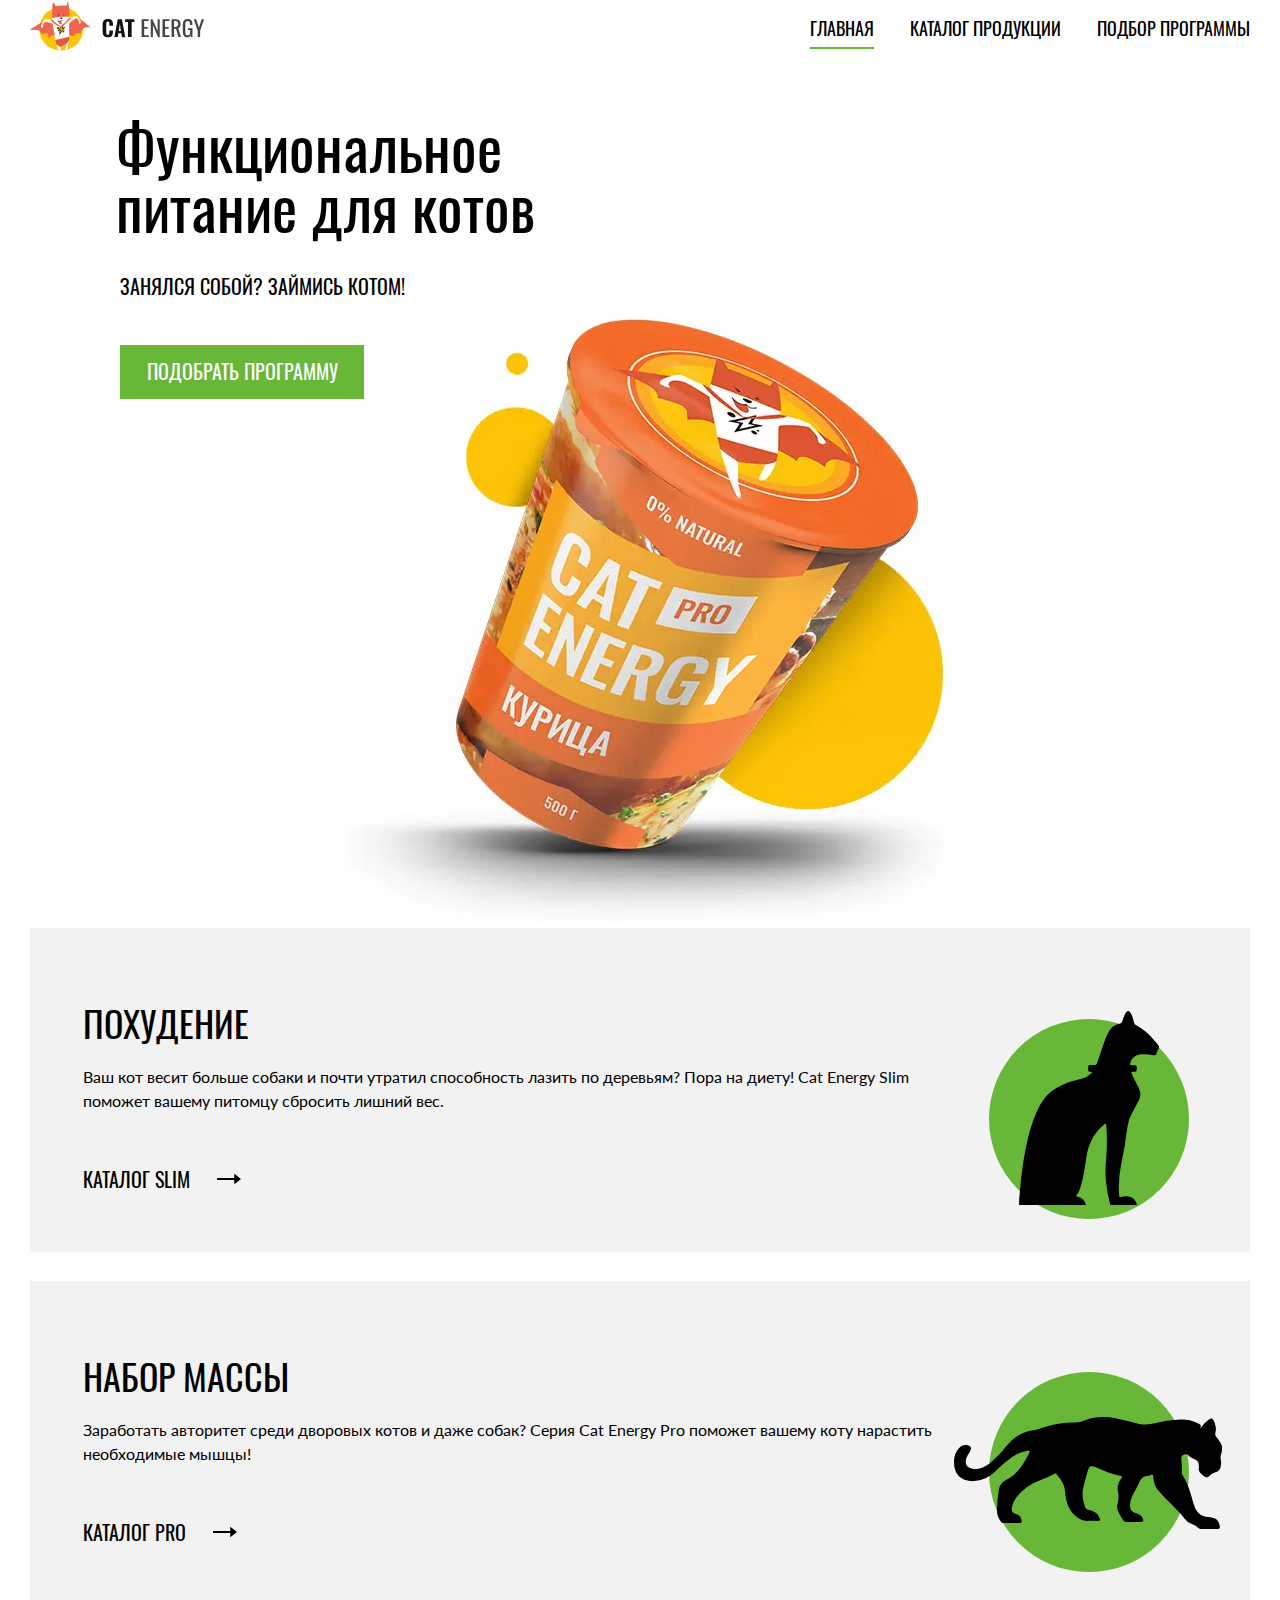
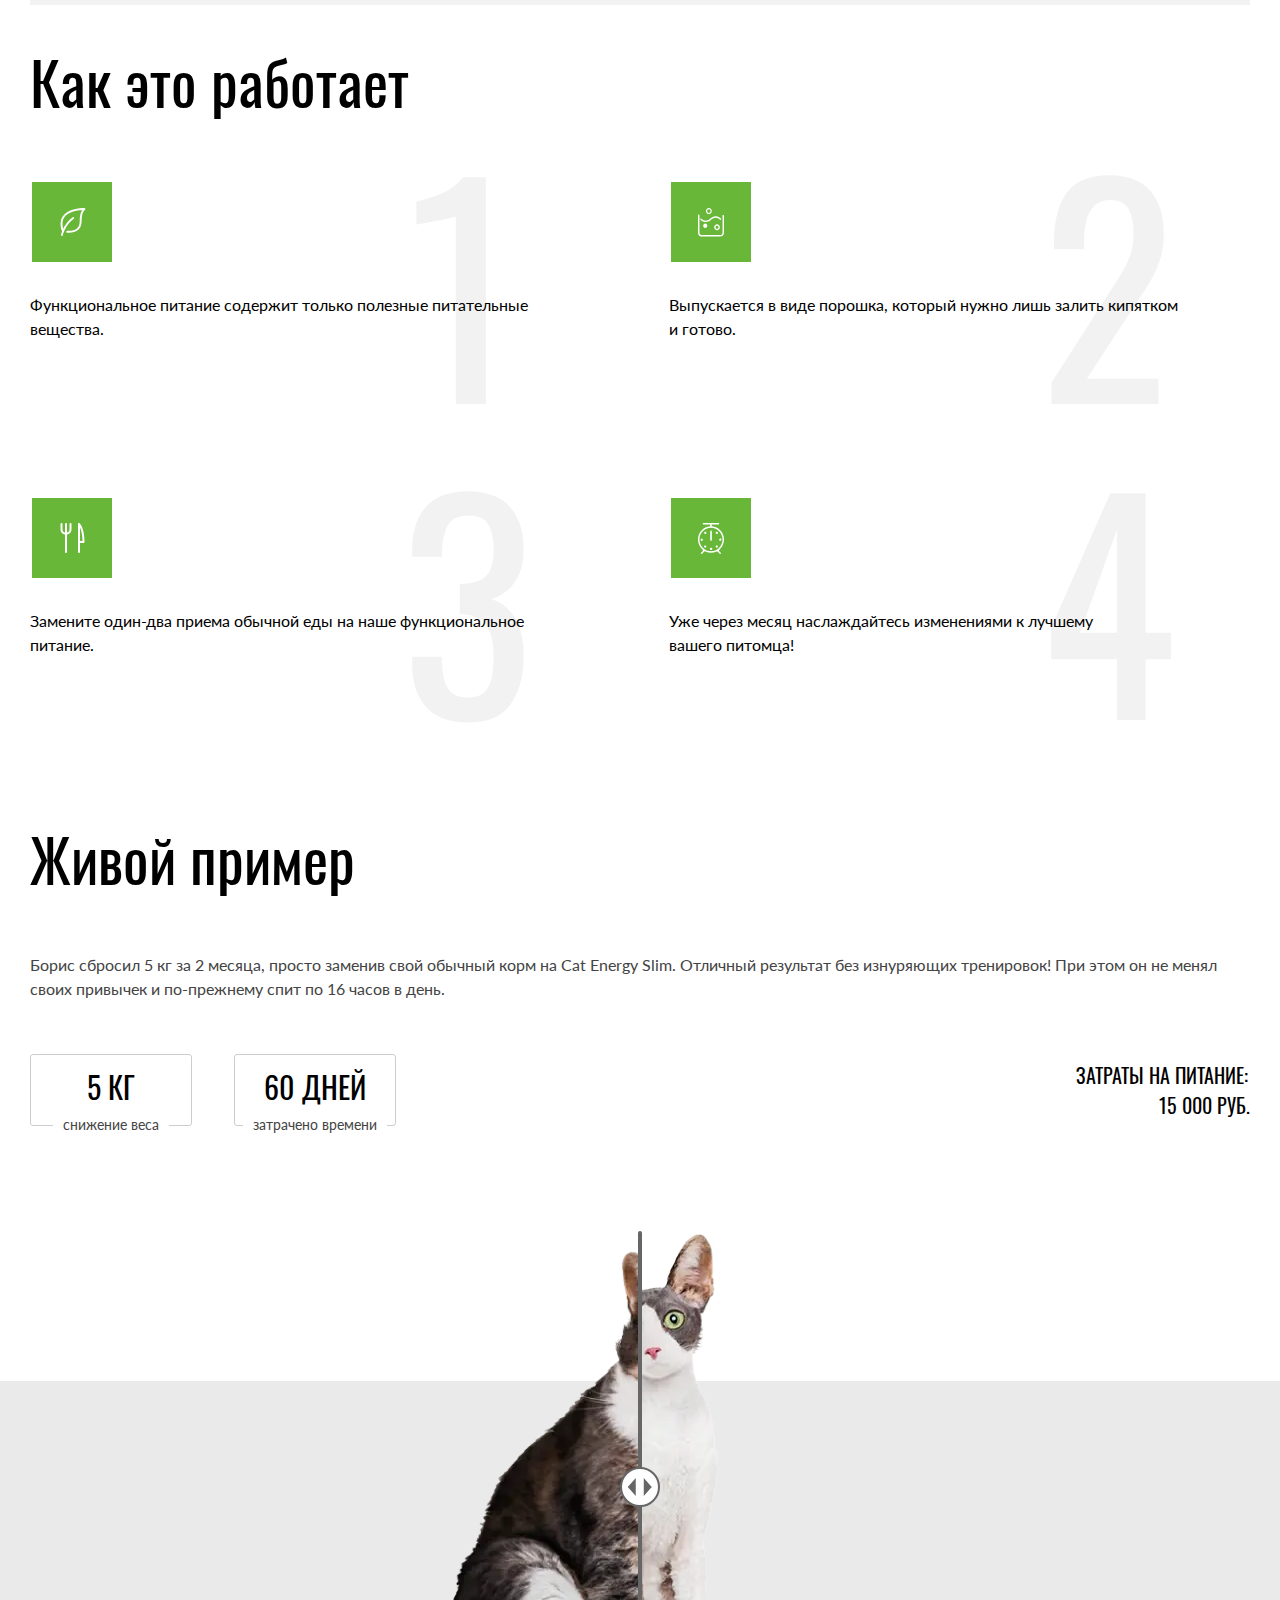
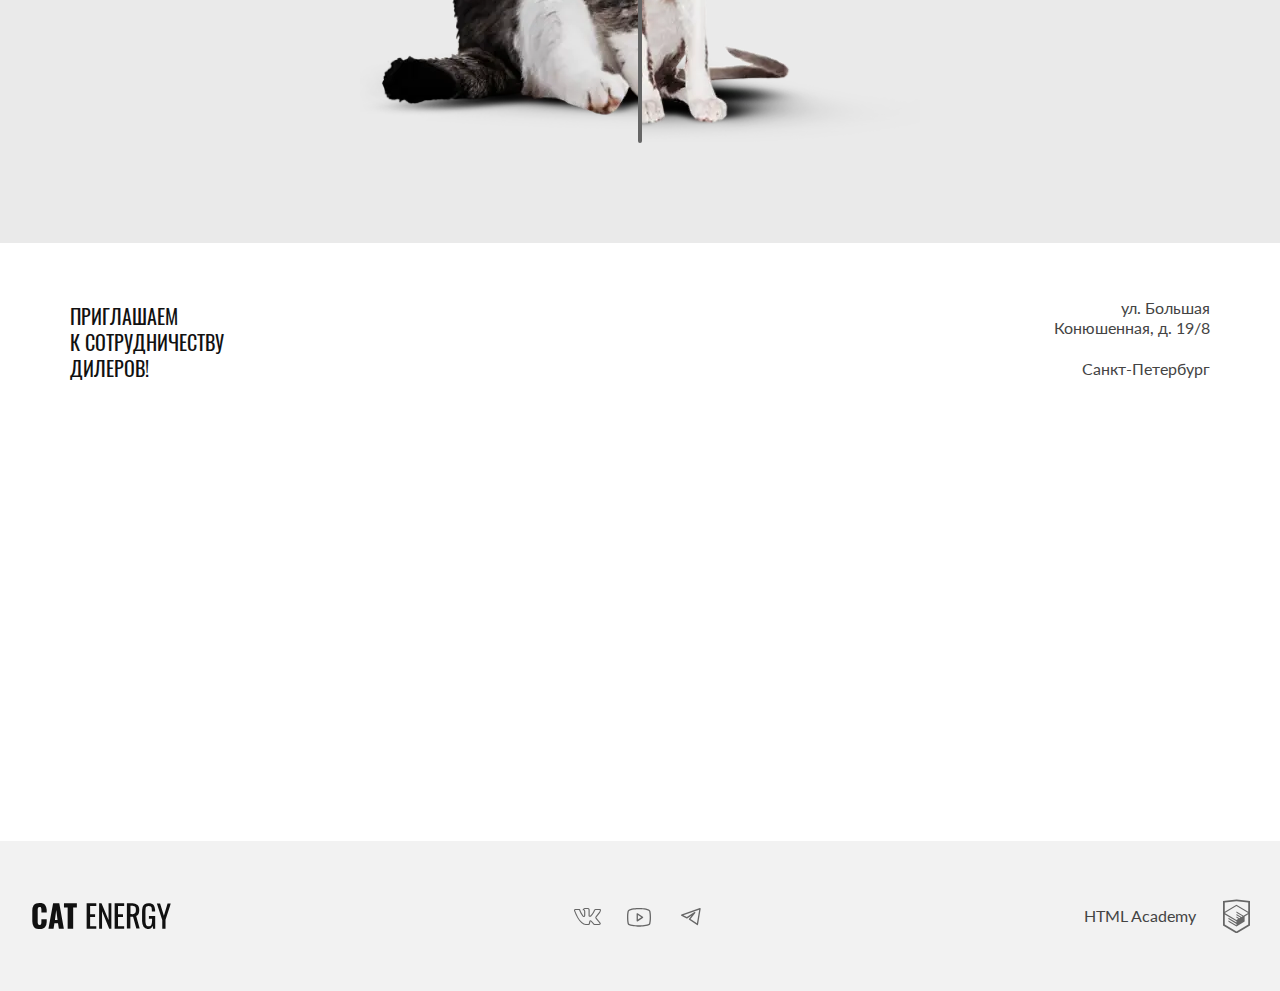
<file: index.html>
<!DOCTYPE html><html class="page" lang="ru"><head><meta charset="UTF-8"><title>Кэт энерджи</title><link rel="preload" href="/fonts/lato/Lato-Regular.woff2" type="font/woff2" as="font" crossorigin="anonymous"><link rel="preload" href="/fonts/oswald/oswaldmedium.woff2" type="font/woff2" as="font" crossorigin="anonymous"><link rel="preload" href="/fonts/oswald/oswaldregular.woff2" type="font/woff2" as="font" crossorigin="anonymous"><link href="css/style.min.css" rel="stylesheet"><link rel="icon" href="favicon.ico"><link rel="icon" href="img/favicons/favicon.svg" type="image/svg+xml"><link rel="apple-touch-icon" href="img/favicons/apple.png"><meta name="viewport" content="width=device-width,initial-scale=1"></head><body class="page__body"><header class="main-header"><div class="main-header__wrapper"><div class="main-header__wrapper-logo"><a class="main-header__logo logotype" href="index.html"><picture><source srcset="img/logo-desktop.svg" media="(min-width: 1440px)"><source srcset="img/logo-tablet.svg" media="(min-width: 768px)"><img class="logotype__logo-cat" src="img/logo-mobile.svg" srcset="img/logo-mobile.svg" alt="Логотип Кот Энерджи."></picture></a><a class="main-header__logo-cat-energy" href="index.html"><img src="img/logo.svg" width="101" height="18" alt="Кэт энерджи."> </a><span class="main-header__cointainer-toogle"></span></div><nav class="main-nav main-nav--closed main-nav--nojs"><button class="main-nav__toggle" type="button"><svg class="main-nav__burger" aria-label="Отрыть меню." focusable="false" width="24" height="18"><use xlink:href="./img/sprite.svg#menu-burger"></use></svg></button><div class="main-nav__wrapper"><ul class="main-nav__list site-list"><li class="site-list__item"><a class="site-list__link site-list__link--active" href="index.html">Главная</a></li><li class="site-list__item"><a class="site-list__link" href="catalog.html">Каталог продукции</a></li><li class="site-list__item"><a class="site-list__link" href="form.html">Подбор программы</a></li></ul></div></nav></div></header><main class="main-container"><h1 class="visually-hidden">Cat Energy "Ваш кот будет здоров"</h1><section class="promo"><div class="promo__wrapper"><header class="promo__header"><h2 class="promo__title">Функциональное питание для котов</h2><h3 class="promo__slogan">Занялся собой? Займись котом!</h3></header><a class="promo__banner" href="#"><picture><source type="image/webp" media="(min-width: 1440px)" srcset="img/promo-cat-energy-desktop.webp, img/retina/promo-cat-energy-desktop-@2x.webp 2x"><source type="image/webp" media="(min-width: 768px)" srcset="img/promo-cat-energy-tablet.webp, img/retina/promo-cat-energy-tablet-@2x.webp 2x"><source type="image/webp" srcset="img/promo-cat-energy.webp, img/retina/promo-cat-energy-@2x.webp 2x"><source srcset="img/promo-cat-energy-desktop.png, img/retina/promo-cat-energy-desktop-@2x.png 2x" media="(min-width: 1440px)"><source srcset="img/promo-cat-energy-tablet.png, img/retina/promo-cat-energy-tablet-@2x.png 2x" media="(min-width: 768px)"><img class="promo__image" src="img/promo-cat-energy.png" srcset="img/retina/promo-cat-energy-@2x.png 2x" alt="Фотография функционального питания для кошек Cat Energy."></picture></a><a class="promo__button promo__button--mobile" href="form.html">подобрать программу</a></div></section><section class="program"><h2 class="visually-hidden">Примеры программ питания</h2><div class="program__wrapper"><ul class="program__list"><li class="program__item"><div class="program__wrapper-title"><span class="program__icon program__icon--slim"></span><p class="program__title">Похудение</p></div><p class="program__description">Ваш кот весит больше собаки и почти утратил способность лазить по деревьям? Пора на диету! Cat Energy Slim поможет вашему питомцу сбросить лишний вес.</p><span class="program__icon-tablet program__icon-tablet--slim"></span> <a class="program__link" href="#">каталог slim <span class="program__arrow"></span></a></li><li class="program__item"><div class="program__wrapper-title"><span class="program__icon program__icon--mass"></span><p class="program__title">Набор массы</p></div><p class="program__description">Заработать авторитет среди дворовых котов и даже собак? Серия Cat Energy Pro поможет вашему коту нарастить необходимые мышцы!</p><span class="program__icon-tablet program__icon-tablet--mass"></span> <a class="program__link" href="#">каталог pro <span class="program__arrow"></span></a></li></ul></div></section><section class="how-works"><div class="how-works__wrapper"><h2 class="how-works__title">Как это работает</h2><ul class="how-works__list"><li class="how-works__item"><div class="how-works__icon how-works__icon--leaf"></div><p class="how-works__description">Функциональное питание содержит только полезные питательные вещества.</p></li><li class="how-works__item"><div class="how-works__icon how-works__icon--powder"></div><p class="how-works__description">Выпускается в виде порошка, который нужно лишь залить кипятком и готово.</p></li><li class="how-works__item"><div class="how-works__icon how-works__icon--eat"></div><p class="how-works__description">Замените один-два приема обычной еды на наше функциональное питание.</p></li><li class="how-works__item"><div class="how-works__icon how-works__icon--time"></div><p class="how-works__description">Уже через месяц наслаждайтесь изменениями к лучшему вашего&nbsp;питомца!</p></li></ul></div></section><section class="examples"><div class="examples__wrapper"><div class="examples__wrapper-desktop"><div class="examples__block-desktop"><h2 class="examples__title">Живой пример</h2><p class="examples__text">Борис сбросил 5 кг за 2 месяца, просто заменив свой обычный корм на Cat Energy Slim. Отличный результат без&nbsp;изнуряющих тренировок! При этом он не менял своих привычек и по-прежнему спит по 16 часов в день.</p><div class="examples__statistic block"><div class="block__item"><span class="block__number">5 КГ</span> <span class="block__description">снижение веса</span></div><div class="block__item"><span class="block__number">60 ДНЕЙ</span> <span class="block__description">затрачено времени</span></div><div class="block__item block__item--result"><span class="block__number block__number--result">Затраты на питание:</span> <span class="block__number block__number--result">15 000 РУБ.</span></div></div></div><div class="cat-comparison-slider"><div class="cat-comparison-slider-wrapper cat-comparison" style="--curtain-place: 0.5;"><div class="cat-comparison__before"><picture><source type="image/webp" srcset="img/cat-fat-desktop.webp, img/retina/cat-fat-desktop-@2x.webp 2x" media="(min-width: 768px)"><source type="image/webp" srcset="img/cat-fat.webp, img/retina/cat-fat-@2x.webp 2x"><source srcset="img/cat-fat-desktop.png, img/retina/cat-fat-desktop-@2x.png 2x" media="(min-width: 768px)"><img class="cat-comparison__before cat-comparison__image cat-comparison__image-before" src="img/cat-fat.png" srcset="img/cat-fat.png, img/retina/cat-fat-@2x.png 2x" width="280" height="256" alt="Кот до приема кэт энерджи."></picture></div><div class="cat-comparison__range range-bar"><button class="range-bar__button" type="button"><span class="visually-hidden">Ползунок слайдера</span> <svg class="range-bar__button-icon" aria-label="Стрелки рэнж-бара" width="28" height="18"><use xlink:href="./img/sprite.svg#range-bar"></use></svg></button></div><div class="cat-comparison__after"><picture><source type="image/webp" srcset="img/cat-skinny-desktop.webp, img/retina/cat-skinny-desktop-@2x.webp 2x" media="(min-width: 768px)"><source type="image/webp" srcset="img/cat-skinny.webp, img/retina/cat-skinny-@2x.webp 2x"><source srcset="img/cat-skinny-desktop.png, img/retina/cat-skinny-desktop-@2x.png 2x" media="(min-width: 768px)"><img class="cat-comparison__after cat-comparison__image cat-comparison__image-after" src="img/cat-skinny.png" srcset="img/cat-skinny.png, img/retina/cat-skinny-@2x.png 2x" width="280" height="256" alt="Кот после приема кэт энерджи."></picture></div></div></div></div></div></section></main><footer class="page-footer"><div class="page-footer__wrapper footer"><section class="footer__collaboration collaboration"><div class="collaboration__wrapper"><div class="collaboration__block"><h2 class="visually-hidden">Сотрудничество.</h2><div class="collaboration__invitation"><h3 class="collaboration__title">приглашаем к&nbsp;сотрудничеству дилеров!</h3><p class="collaboration__address">ул. Большая Конюшенная, д. 19/8<br class="block__text--br"><span class="collaboration__address-paragraph">Санкт-Петербург</span></p></div></div></div><div class="collaboration__map"><h2 class="visually-hidden">Наше местоположение.</h2><iframe class="collaboration__map-iframe" src="https://www.google.com/maps/embed?pb=!1m18!1m12!1m3!1d1998.6036253003165!2d30.320858716173472!3d59.938719169054075!2m3!1f0!2f0!3f0!3m2!1i1024!2i768!4f13.1!3m3!1m2!1s0x4696310fca145cc1%3A0x42b32648d8238007!2z0JHQvtC70YzRiNCw0Y8g0JrQvtC90Y7RiNC10L3QvdCw0Y8g0YPQuy4sIDE5LzgsINCh0LDQvdC60YIt0J_QtdGC0LXRgNCx0YPRgNCzLCAxOTExODY!5e0!3m2!1sru!2sru!4v1674561819140!5m2!1sru!2sru" style="border:0;" allowfullscreen="" loading="lazy" referrerpolicy="no-referrer-when-downgrade"></iframe></div></section><div class="footer__contacts"><div class="footer__contacts__wrapper"><section class="footer__logo footer-logo"><h2 class="visually-hidden">Логотип сайта.</h2><a class="footer-logo__logo-cat-energy" href="#"><picture><source srcset="img/logo-footer.svg" media="(min-width: 768px)"><img class="footer-logo__cat-energy" src="img/logo-footer.svg" alt="Логотип Cat Energy" width="128" height="24"></picture></a></section><section class="footer__social"><h3 class="visually-hidden">Наши социальные сети.</h3><ul class="footer__social-list footer-social"><li class="footer-social__item"><a class="footer-social__link" href="https://vk.com/htmlacademy"><span class="visually-hidden">Вконтакте.</span> <svg class="footer-social__icon footer-social__icon--vk" width="27" height="17" aria-label="Ссылка на страницу HTML Academy в социальной сети Вконтакте."><use xlink:href="./img/sprite.svg#vk"></use></svg></a></li><li class="footer-social__item"><a class="footer-social__link" href="https://www.youtube.com/user/htmlacademyru"><span class="visually-hidden">YouTube.</span> <svg class="footer-social__icon footer-social__icon--yt" width="28" height="22" aria-label="Ссылка на канал HTML Academy в YouTube."><use xlink:href="./img/sprite.svg#youtube"></use></svg></a></li><li class="footer-social__item"><a class="footer-social__link" href="https://t.me/htmlacademy"><span class="visually-hidden">Телеграм.</span> <svg class="footer-social__icon footer-social__icon-tg" width="28" height="22" aria-label="Канал HTML Academy в телеграмме."><use xlink:href="./img/sprite.svg#telegram"></use></svg></a></li></ul></section><a class="footer__copyright copyright" href="https://htmlacademy.ru/intensive/adaptive"><p class="copyright__link">HTML Academy</p><svg class="copyright__htmlacademy-logo" aria-label="Ссылка на сайт HTML Академии." width="27" height="34"><use xlink:href="./img/sprite.svg#htmlacademy"></use></svg></a></div></div></div></footer><script src="./js/script.js"></script><script src="./js/range.js"></script></body></html>
</file>
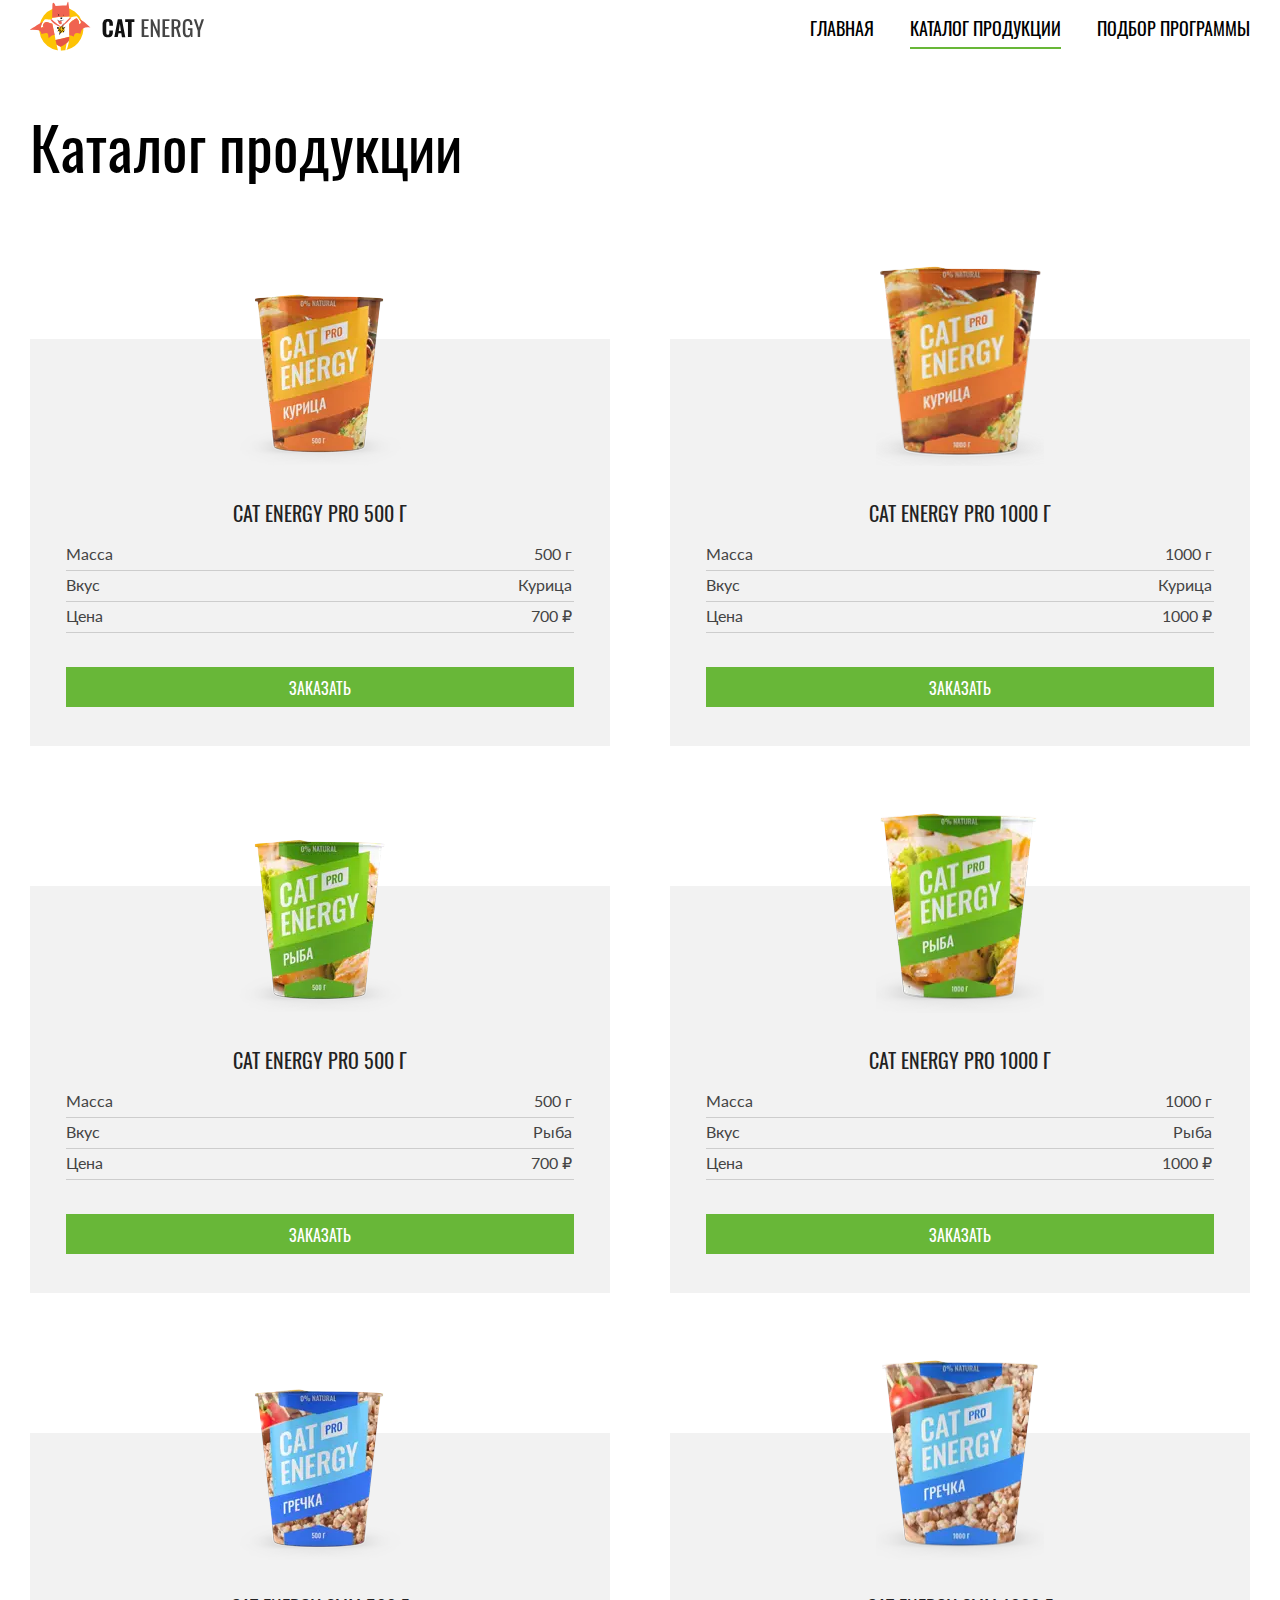
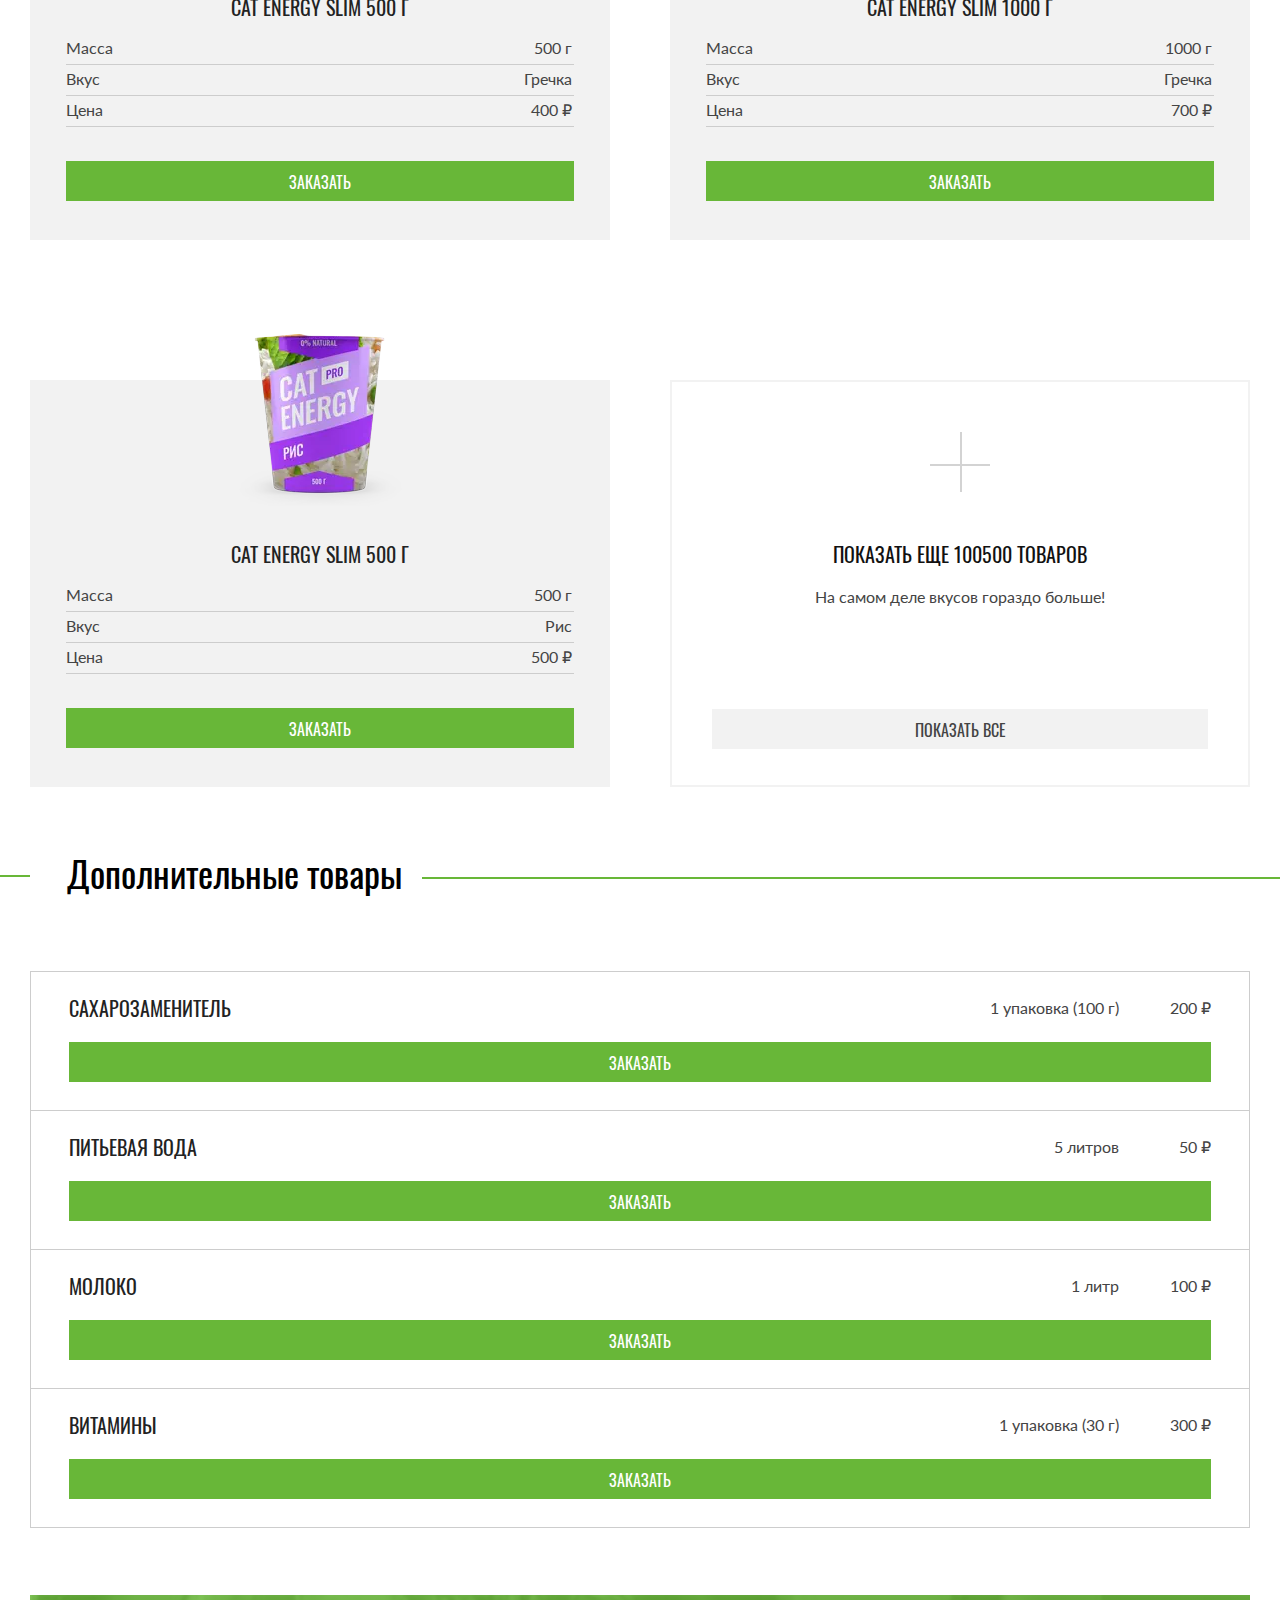
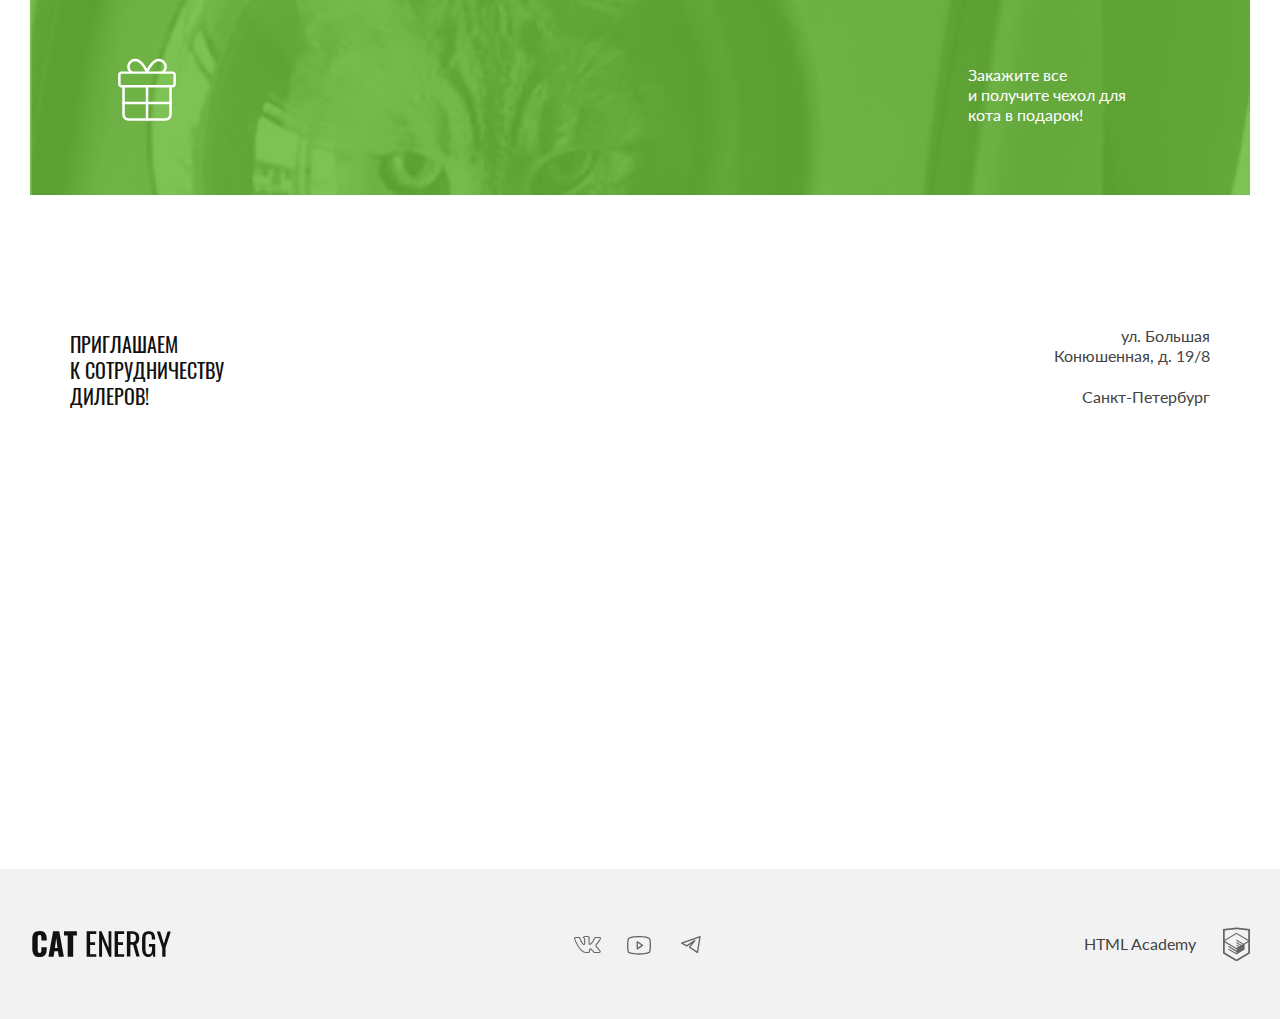
<file: catalog.html>
<!DOCTYPE html><html class="page" lang="ru"><head><meta charset="UTF-8"><title>Кэт энерджи</title><link rel="preload" href="/fonts/lato/Lato-Regular.woff2" type="font/woff2" as="font" crossorigin="anonymous"><link rel="preload" href="/fonts/oswald/oswaldmedium.woff2" type="font/woff2" as="font" crossorigin="anonymous"><link rel="preload" href="/fonts/oswald/oswaldregular.woff2" type="font/woff2" as="font" crossorigin="anonymous"><link href="css/style.min.css" rel="stylesheet"><link rel="icon" href="favicon.ico"><link rel="icon" href="img/favicons/favicon.svg" type="image/svg+xml"><link rel="apple-touch-icon" href="img/favicons/152.png"><meta name="viewport" content="width=device-width,initial-scale=1"></head><body class="page__body"><header class="main-header"><div class="main-header__wrapper"><div class="main-header__wrapper-logo"><a class="main-header__logo logotype" href="index.html"><picture><source srcset="img/logo-desktop.svg" media="(min-width: 1440px)"><source srcset="img/logo-tablet.svg" media="(min-width: 768px)"><img class="logotype__logo-cat" src="img/logo-mobile.svg" srcset="img/logo-mobile.svg" alt="Логотип Кот Энерджи."></picture></a><a class="main-header__logo-cat-energy" href="index.html"><img src="img/logo.svg" alt="Кэт энерджи."> </a><span class="main-header__cointainer-toogle"></span></div><nav class="main-nav main-nav--closed main-nav--nojs"><button class="main-nav__toggle" type="button"><svg class="main-nav__burger" aria-label="Отрыть меню." focusable="false" width="24" height="18"><use xlink:href="./img/sprite.svg#menu-burger"></use></svg></button><div class="main-nav__wrapper"><ul class="main-nav__list site-list"><li class="site-list__item"><a class="site-list__link site-list__link--catalog" href="index.html">Главная</a></li><li class="site-list__item"><a class="site-list__link site-list__link--catalog site-list__link--active site-list__link--catalog-active" href="catalog.html">Каталог продукции</a></li><li class="site-list__item"><a class="site-list__link site-list__link--catalog" href="form.html">Подбор программы</a></li></ul></div></nav></div></header><main class="main-container-catalog"><section class="main-container-catalog__catalog-cards catalog-cards"><div class="catalog-cards__wrapper"><h1 class="catalog-cards__title">Каталог продукции</h1><div class="catalog-cards__wrapper-container"><ul class="catalog-cards__list product-card"><li class="product-card__item"><a class="product-card__icon" href="#"><div class="product-card__wrapper-icon"><picture><source type="image/webp" media="(min-width: 1440px)" srcset="img/catalog/chicken-500-desktop.webp, img/retina/chicken-500-desktop-@2x.webp 2x"><source type="image/webp" media="(min-width: 768px)" srcset="img/catalog/chicken-500-tablet.webp, img/retina/chicken-500-tablet-@2x.webp 2x"><source type="image/webp" srcset="img/catalog/chicken-500-mobile.webp, img/retina/chicken-500-mobile-@2x.webp 2x"><source srcset="img/catalog/chicken-500-desktop.png, img/retina/chicken-500-desktop-@2x.png 2x" media="(min-width: 1440px)"><source srcset="img/catalog/chicken-500-tablet.png, img/retina/chicken-500-desktop-@2x.png 2x" media="(min-width: 768px)"><img class="product-card__photo" src="img/catalog/chicken-500-mobile.png" srcset="img/catalog/chicken-500-mobile.png, img/retina/chicken-500-mobile-@2x.png 2x" width="68" height="86" alt="Кэт энерджи про 500 грамм со вкусом курицы."></picture></div></a><div class="product-card__info"><h3 class="product-card__title">Cat Energy PRO 500&nbsp;г</h3><div class="product-card__detailed specifications"><dl class="specifications__info"><dt class="specifications__text">Масса</dt><dd class="specifications__value">500 г</dd></dl><dl class="specifications__info"><dt class="specifications__text">Вкус</dt><dd class="specifications__value">Курица</dd></dl><dl class="specifications__info"><dt class="specifications__text">Цена</dt><dd class="specifications__value">700 ₽</dd></dl></div></div><a class="product-card__button" href="form.html">заказать</a></li><li class="product-card__item"><a class="product-card__icon" href="#"><div class="product-card__wrapper-icon product-card__wrapper-icon--big"><picture><source type="image/webp" media="(min-width: 1440px)" srcset="img/catalog/chicken-1000-desktop.webp, img/retina/chicken-1000-desktop-@2x.webp 2x"><source type="image/webp" media="(min-width: 768px)" srcset="img/catalog/chicken-1000-tablet.webp, img/retina/chicken-1000-tablet-@2x.webp 2x"><source type="image/webp" srcset="img/catalog/chicken-1000-mobile.webp, img/retina/chicken-1000-mobile-@2x.webp 2x"><source srcset="img/catalog/chicken-1000-desktop.png, img/retina/chicken-1000-desktop-@2x.png 2x" media="(min-width: 1440px)"><source srcset="img/catalog/chicken-1000-tablet.png, img/retina/chicken-1000-tablet-@2x.png 2x" media="(min-width: 768px)"><img class="product-card__photo" src="img/catalog/chicken-1000-mobile.png" srcset="img/catalog/chicken-1000-mobile.png, img/retina/chicken-1000-mobile-@2x.png 2x" width="84" height="100" alt="Кэт энерджи про 1000 грамм со вкусом курицы."></picture></div></a><div class="product-card__info"><h3 class="product-card__title">Cat Energy PRO 1000&nbsp;г</h3><div class="product-card__detailed specifications"><dl class="specifications__info"><dt class="specifications__text">Масса</dt><dd class="specifications__value">1000 г</dd></dl><dl class="specifications__info"><dt class="specifications__text">Вкус</dt><dd class="specifications__value">Курица</dd></dl><dl class="specifications__info"><dt class="specifications__text">Цена</dt><dd class="specifications__value">1000 ₽</dd></dl></div></div><a class="product-card__button" href="form.html">заказать</a></li><li class="product-card__item"><a class="product-card__icon" href="#"><div class="product-card__wrapper-icon"><picture><source type="image/webp" media="(min-width: 1440px)" srcset="img/catalog/fish-500-desktop.webp, img/retina/fish-500-desktop-@2x.webp 2x"><source type="image/webp" media="(min-width: 768px)" srcset="img/catalog/fish-500-tablet.webp, img/retina/fish-500-tablet-@2x.webp 2x"><source type="image/webp" srcset="img/catalog/fish-500-mobile.webp, img/retina/fish-500-mobile-@2x.webp 2x"><source srcset="img/catalog/fish-500-desktop.png, img/retina/fish-500-desktop-@2x.png 2x" media="(min-width: 1440px)"><source srcset="img/catalog/fish-500-tablet.png, img/retina/fish-500-desktop-@2x.png 2x" media="(min-width: 768px)"><img class="product-card__photo" src="img/catalog/fish-500-mobile.png" srcset="img/catalog/fish-500-mobile.png, img/retina/fish-500-mobile-@2x.png 2x" width="68" height="78" alt="Кэт энерджи про 500 грамм со вкусом рыбы."></picture></div></a><div class="product-card__info"><h3 class="product-card__title">Cat Energy PRO 500&nbsp;г</h3><div class="product-card__detailed specifications"><dl class="specifications__info"><dt class="specifications__text">Масса</dt><dd class="specifications__value">500 г</dd></dl><dl class="specifications__info"><dt class="specifications__text">Вкус</dt><dd class="specifications__value">Рыба</dd></dl><dl class="specifications__info"><dt class="specifications__text">Цена</dt><dd class="specifications__value">700 ₽</dd></dl></div></div><a class="product-card__button" href="form.html">заказать</a></li><li class="product-card__item"><a class="product-card__icon" href="#"><div class="product-card__wrapper-icon product-card__wrapper-icon--big"><picture><source type="image/webp" media="(min-width: 1440px)" srcset="img/catalog/fish-1000-desktop.webp, img/retina/fish-1000-desktop-@2x.webp 2x"><source type="image/webp" media="(min-width: 768px)" srcset="img/catalog/fish-1000-tablet.webp, img/retina/fish-1000-tablet-@2x.webp 2x"><source type="image/webp" srcset="img/catalog/fish-1000-mobile.webp, img/retina/fish-1000-mobile-@2x.webp 2x"><source srcset="img/catalog/fish-1000-desktop.png, img/retina/fish-1000-desktop-@2x.png 2x" media="(min-width: 1440px)"><source srcset="img/catalog/fish-1000-tablet.png, img/retina/fish-1000-tablet-@2x.png 2x" media="(min-width:768px)"><img class="product-card__photo" src="img/catalog/fish-1000-mobile.png" srcset="img/catalog/fish-1000-mobile.png, img/retina/fish-1000-mobile-@2x.png 2x" width="84" height="100" alt="Кэт энерджи про 500 грамм со вкусом рыбы."></picture></div></a><div class="product-card__info"><h3 class="product-card__title">Cat Energy PRO 1000&nbsp;г</h3><div class="product-card__detailed specifications"><dl class="specifications__info"><dt class="specifications__text">Масса</dt><dd class="specifications__value">1000 г</dd></dl><dl class="specifications__info"><dt class="specifications__text">Вкус</dt><dd class="specifications__value">Рыба</dd></dl><dl class="specifications__info"><dt class="specifications__text">Цена</dt><dd class="specifications__value">1000 ₽</dd></dl></div></div><a class="product-card__button" href="form.html">заказать</a></li><li class="product-card__item"><a class="product-card__icon" href="#"><div class="product-card__wrapper-icon"><picture><source type="image/webp" media="(min-width: 1440px)" srcset="img/catalog/buckwheat-500-desktop.webp, img/retina/buckwheat-500-desktop-@2x.webp 2x"><source type="image/webp" media="(min-width: 768px)" srcset="img/catalog/buckwheat-500-tablet.webp, img/retina/buckwheat-500-tablet-@2x.webp 2x"><source type="image/webp" srcset="img/catalog/buckwheat-500-mobile.webp, img/retina/buckwheat-500-mobile-@2x.webp 2x"><source srcset="img/catalog/buckwheat-500-desktop.png, img/retina/buckwheat-500-desktop-@2x.png 2x" media="(min-width: 1440px)"><source srcset="img/catalog/buckwheat-500-tablet.png, img/retina/buckwheat-500-desktop-@2x.png 2x" media="(min-width: 768px)"><img class="product-card__photo" src="img/catalog/buckwheat-500-mobile.png" srcset="img/catalog/buckwheat-500-mobile.png, img/retina/buckwheat-500-mobile-@2x.png 2x" width="68" height="78" alt="Кэт энерджи слим 500 грамм со вкусом гречки."></picture></div></a><div class="product-card__info"><h3 class="product-card__title">Cat Energy SLIM 500&nbsp;г</h3><div class="product-card__detailed specifications"><dl class="specifications__info"><dt class="specifications__text">Масса</dt><dd class="specifications__value">500 г</dd></dl><dl class="specifications__info"><dt class="specifications__text">Вкус</dt><dd class="specifications__value">Гречка</dd></dl><dl class="specifications__info"><dt class="specifications__text">Цена</dt><dd class="specifications__value">400 ₽</dd></dl></div></div><a class="product-card__button" href="form.html">заказать</a></li><li class="product-card__item"><a class="product-card__icon" href="#"><div class="product-card__wrapper-icon product-card__wrapper-icon--big"><picture><source type="image/webp" media="(min-width: 1440px)" srcset="img/catalog/buckwheat-1000-desktop.webp, img/retina/buckwheat-1000-desktop-@2x.webp 2x"><source type="image/webp" media="(min-width: 768px)" srcset="img/catalog/buckwheat-1000-tablet.webp, img/retina/buckwheat-1000-tablet-@2x.webp 2x"><source type="image/webp" srcset="img/catalog/buckwheat-1000-mobile.webp, img/retina/buckwheat-1000-mobile-@2x.webp 2x"><source srcset="img/catalog/buckwheat-1000-desktop.png, img/retina/buckwheat-1000-desktop-@2x.png 2x" media="(min-width: 1440px)"><source srcset="img/catalog/buckwheat-1000-tablet.png, img/retina/buckwheat-1000-tablet-@2x.png 2x" media="(min-width: 768px)"><img class="product-card__photo" src="img/catalog/buckwheat-1000-mobile.png" srcset="img/catalog/buckwheat-1000-mobile.png, img/retina/buckwheat-1000-mobile-@2x.png 2x" width="84" height="100" alt="Кэт энерджи слим 1000 грамм со вкусом гречки."></picture></div></a><div class="product-card__info"><h3 class="product-card__title">Cat Energy SLIM 1000&nbsp;г</h3><div class="product-card__detailed specifications"><dl class="specifications__info"><dt class="specifications__text">Масса</dt><dd class="specifications__value">1000 г</dd></dl><dl class="specifications__info"><dt class="specifications__text">Вкус</dt><dd class="specifications__value">Гречка</dd></dl><dl class="specifications__info"><dt class="specifications__text">Цена</dt><dd class="specifications__value">700 ₽</dd></dl></div></div><a class="product-card__button" href="form.html">заказать</a></li><li class="product-card__item"><a class="product-card__icon" href="#"><div class="product-card__wrapper-icon"><picture><source type="image/webp" media="(min-width: 1440px)" srcset="img/catalog/rice-500-desktop.webp, img/retina/rice-500-desktop-@2x.webp 2x"><source type="image/webp" media="(min-width: 768px)" srcset="img/catalog/rice-500-tablet.webp, img/retina/rice-500-tablet-@2x.webp 2x"><source type="image/webp" srcset="img/catalog/rice-500-mobile.webp, img/retina/rice-500-mobile-@2x.webp 2x"><source srcset="img/catalog/rice-500-desktop.png, img/retina/rice-500-desktop-@2x.png 2x" media="(min-width: 1440px)"><source srcset="img/catalog/rice-500-tablet.png, img/retina/rice-500-desktop-@2x.png 2x" media="(min-width: 768px)"><img class="product-card__photo" src="img/catalog/rice-500-mobile.png" srcset="img/catalog/rice-500-mobile.png, img/retina/rice-500-mobile-@2x.png 2x" width="68" height="78" alt="Кэт энерджи слим 500 грамм со вкусом риса."></picture></div></a><div class="product-card__info"><h3 class="product-card__title">Cat Energy SLIM 500&nbsp;г</h3><div class="product-card__detailed specifications"><dl class="specifications__info"><dt class="specifications__text">Масса</dt><dd class="specifications__value">500 г</dd></dl><dl class="specifications__info"><dt class="specifications__text">Вкус</dt><dd class="specifications__value">Рис</dd></dl><dl class="specifications__info"><dt class="specifications__text">Цена</dt><dd class="specifications__value">500 ₽</dd></dl></div></div><a class="product-card__button" href="form.html">заказать</a></li><li class="catalog-cards__all-catalog all-catalog"><h2 class="all-catalog__title">Показать еще 100500 товаров</h2><h3 class="all-catalog__subtitle">На самом деле вкусов гораздо больше!</h3><a class="all-catalog__button" href="#">показать все</a></li></ul></div></div></section><section class="main-container-catalog__additional-products additional-products"><div class="additional-products__wrapper"><div class="additional-products__wrapper-title"><h2 class="additional-products__title">Дополнительные товары</h2></div><div class="additional-products__body"><ul class="additional-products__list"><li class="additional-products__item"><h3 class="additional-products__name-card">cахарозаменитель</h3><div class="additional-products__info-card"><span class="additional-products__pack">1 упаковка (100 г)</span> <span class="additional-products__price">200 ₽</span></div><a class="additional-products__button" href="form.html">заказать</a></li><li class="additional-products__item"><h3 class="additional-products__name-card">питьевая вода</h3><div class="additional-products__info-card"><span class="additional-products__pack">5 литров</span> <span class="additional-products__price">50 ₽</span></div><a class="additional-products__button" href="form.html">заказать</a></li><li class="additional-products__item"><h3 class="additional-products__name-card">молоко</h3><div class="additional-products__info-card"><span class="additional-products__pack">1 литр</span> <span class="additional-products__price">100 ₽</span></div><a class="additional-products__button" href="form.html">заказать</a></li><li class="additional-products__item"><h3 class="additional-products__name-card">витамины</h3><div class="additional-products__info-card"><span class="additional-products__pack">1 упаковка (30 г)</span> <span class="additional-products__price">300 ₽</span></div><a class="additional-products__button" href="form.html">заказать</a></li></ul><div class="additional-products__bonus"><svg class="additional-products__icon" aria-hidden="true" focusable="false" width="78" height="80"><use xlink:href="./img/sprite.svg#prize"></use></svg><h2 class="additional-products__bonus-title">Закажите все<br>и получите чехол для<br>кота в подарок!</h2></div></div></div></section></main><footer class="page-footer"><div class="page-footer__wrapper footer"><section class="footer__collaboration collaboration"><div class="collaboration__wrapper"><div class="collaboration__block"><h2 class="visually-hidden">Сотрудничество.</h2><div class="collaboration__invitation"><h3 class="collaboration__title">приглашаем к&nbsp;сотрудничеству дилеров!</h3><p class="collaboration__address">ул. Большая Конюшенная, д. 19/8<br class="block__text--br"><span class="collaboration__address-paragraph">Санкт-Петербург</span></p></div></div></div><div class="collaboration__map"><h2 class="visually-hidden">Наше местоположение.</h2><iframe class="collaboration__map-iframe" src="https://www.google.com/maps/embed?pb=!1m18!1m12!1m3!1d1998.6036253003165!2d30.320858716173472!3d59.938719169054075!2m3!1f0!2f0!3f0!3m2!1i1024!2i768!4f13.1!3m3!1m2!1s0x4696310fca145cc1%3A0x42b32648d8238007!2z0JHQvtC70YzRiNCw0Y8g0JrQvtC90Y7RiNC10L3QvdCw0Y8g0YPQuy4sIDE5LzgsINCh0LDQvdC60YIt0J_QtdGC0LXRgNCx0YPRgNCzLCAxOTExODY!5e0!3m2!1sru!2sru!4v1674561819140!5m2!1sru!2sru" style="border:0;" allowfullscreen="" loading="lazy" referrerpolicy="no-referrer-when-downgrade"></iframe></div></section><div class="footer__contacts"><div class="footer__contacts__wrapper"><section class="footer__logo footer-logo"><h2 class="visually-hidden">Логотип сайта.</h2><a class="footer-logo__logo-cat-energy" href="#"><picture><source srcset="img/logo-footer.svg" media="(min-width: 768px)"><img class="footer-logo__cat-energy" src="img/logo-footer.svg" alt="Логотип Cat Energy" width="128" height="24"></picture></a></section><section class="footer__social"><h3 class="visually-hidden">Наши социальные сети.</h3><ul class="footer__social-list footer-social"><li class="footer-social__item"><a class="footer-social__link" href="https://vk.com/htmlacademy"><span class="visually-hidden">Вконтакте.</span> <svg class="footer-social__icon footer-social__icon--vk" width="27" height="17" aria-label="Ссылка на страницу HTML Academy в социальной сети Вконтакте."><use xlink:href="./img/sprite.svg#vk"></use></svg></a></li><li class="footer-social__item"><a class="footer-social__link" href="https://www.youtube.com/user/htmlacademyru"><span class="visually-hidden">YouTube.</span> <svg class="footer-social__icon footer-social__icon--yt" width="28" height="22" aria-label="Ссылка на канал HTML Academy в YouTube."><use xlink:href="./img/sprite.svg#youtube"></use></svg></a></li><li class="footer-social__item"><a class="footer-social__link" href="https://t.me/htmlacademy"><span class="visually-hidden">Телеграм.</span> <svg class="footer-social__icon footer-social__icon-tg" width="28" height="22" aria-label="Канал HTML Academy в телеграмме."><use xlink:href="./img/sprite.svg#telegram"></use></svg></a></li></ul></section><a class="footer__copyright copyright" href="https://htmlacademy.ru/intensive/adaptive"><p class="copyright__link">HTML Academy</p><svg class="copyright__htmlacademy-logo" aria-label="Ссылка на сайт HTML Академии." width="27" height="34"><use xlink:href="./img/sprite.svg#htmlacademy"></use></svg></a></div></div></div></footer><script src="./js/script.js"></script></body></html>
</file>
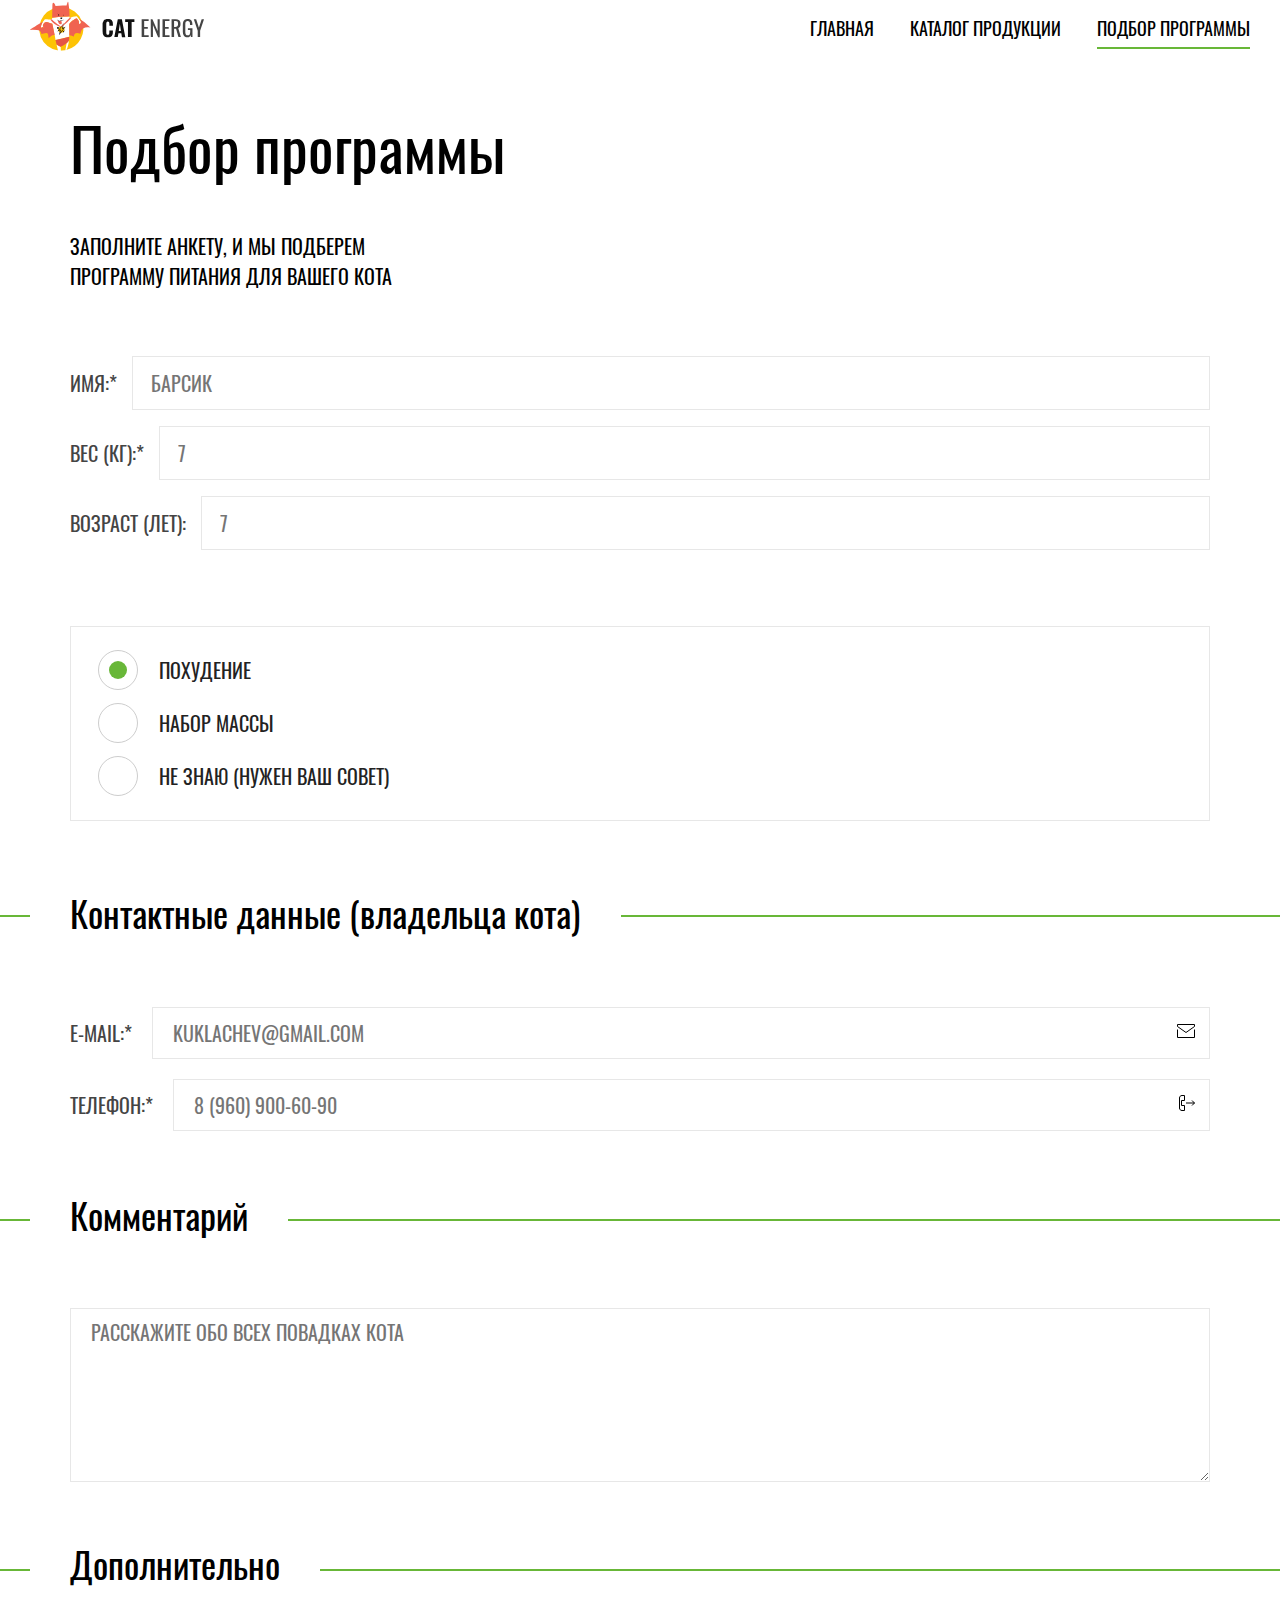
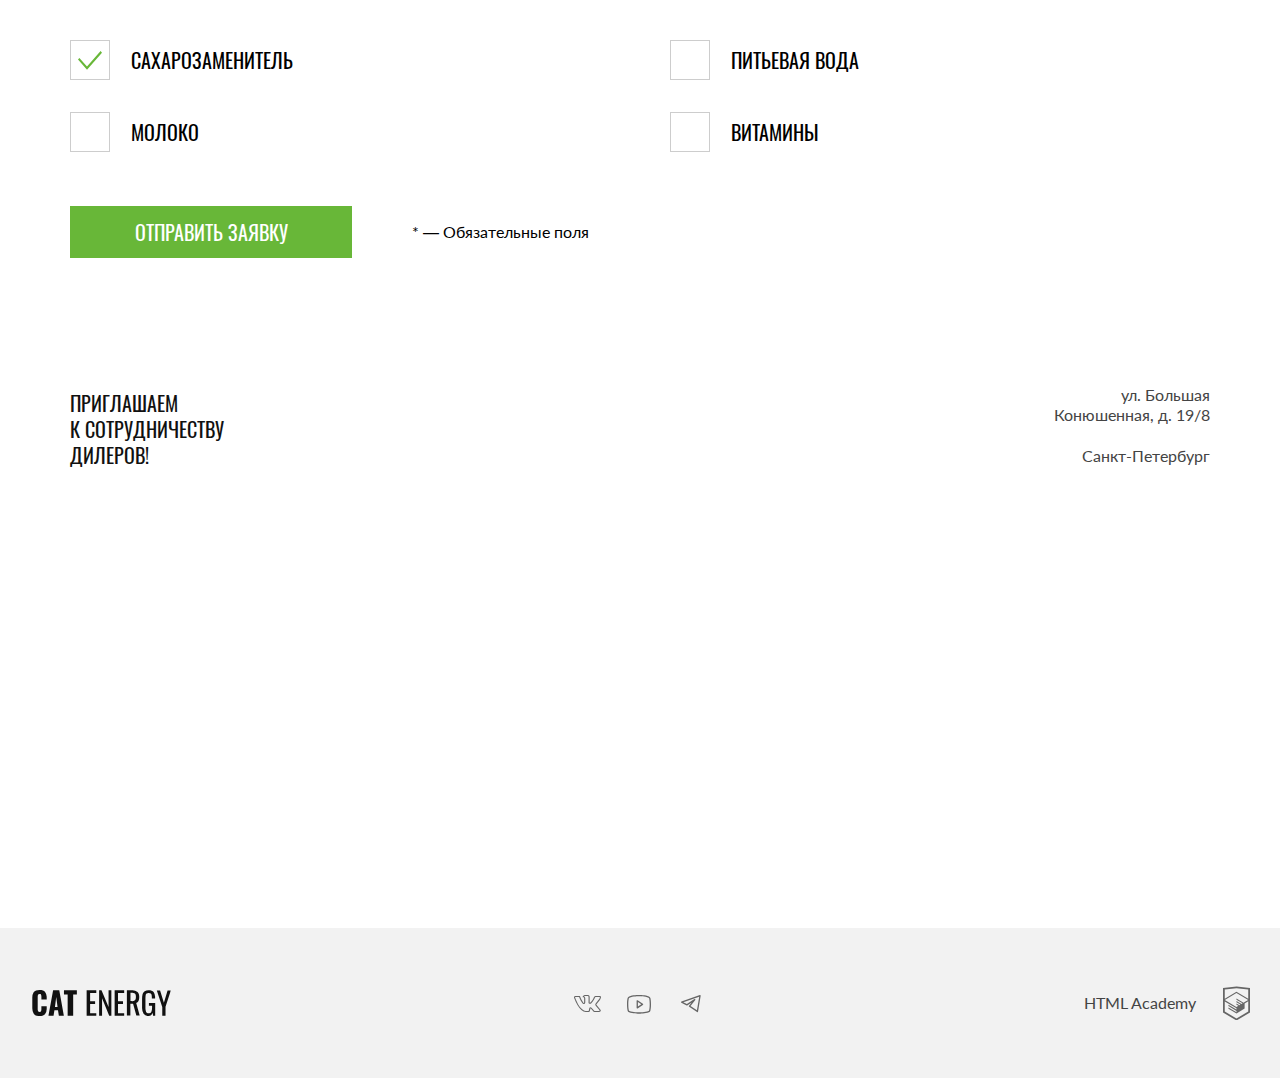
<file: form.html>
<!DOCTYPE html><html class="page" lang="ru"><head><meta charset="UTF-8"><title>Кэт энерджи</title><link rel="preload" href="/fonts/lato/Lato-Regular.woff2" type="font/woff2" as="font" crossorigin="anonymous"><link rel="preload" href="/fonts/oswald/oswaldmedium.woff2" type="font/woff2" as="font" crossorigin="anonymous"><link rel="preload" href="/fonts/oswald/oswaldregular.woff2" type="font/woff2" as="font" crossorigin="anonymous"><link href="css/style.min.css" rel="stylesheet"><link rel="icon" href="favicon.ico"><link rel="icon" href="img/favicons/favicon.svg" type="image/svg+xml"><meta name="viewport" content="width=device-width,initial-scale=1"></head><body class="page__body"><header class="main-header"><div class="main-header__wrapper"><div class="main-header__wrapper-logo"><a class="main-header__logo logotype" href="index.html"><picture><source srcset="img/logo-desktop.svg" media="(min-width: 1440px)"><source srcset="img/logo-tablet.svg" media="(min-width: 768px)"><img class="logotype__logo-cat" src="img/logo-mobile.svg" srcset="img/logo-mobile.svg" alt="Логотип Кот Энерджи."></picture></a><a class="main-header__logo-cat-energy" href="index.html"><img src="img/logo.svg" width="101" height="18" alt="Кэт энерджи."> </a><span class="main-header__cointainer-toogle"></span></div><nav class="main-nav main-nav--closed main-nav--nojs"><button class="main-nav__toggle" type="button"><svg class="main-nav__burger" aria-label="Отрыть меню." focusable="false" width="24" height="18"><use xlink:href="./img/sprite.svg#menu-burger"></use></svg></button><div class="main-nav__wrapper"><ul class="main-nav__list site-list"><li class="site-list__item"><a class="site-list__link site-list__link--form" href="index.html">Главная</a></li><li class="site-list__item"><a class="site-list__link site-list__link--form" href="catalog.html">Каталог продукции</a></li><li class="site-list__item"><a class="site-list__link site-list__link--form site-list__link--active site-list__link--form-active" href="form.html">Подбор программы</a></li></ul></div></nav></div></header><main class="main-container-form"><form class="program-selection questions" action="https://echo.htmlacademy.ru/" method="post"><div class="program-selection__wrapper program-selection__wrapper--desktop"><h1 class="program-selection__title">Подбор программы</h1><h2 class="program-selection__subtitle">Заполните анкету, и мы подберем<br>программу питания для вашего кота</h2></div><div class="questions__container questions__container--desktop"><fieldset class="questions__module"><legend class="visually-hidden">Информация о коте</legend><ul class="questions__cat-data cat-data"><li class="cat-data__item"><label class="cat-data__name" for="cat-name">ИМЯ:*</label> <input class="cat-data__name-form" type="text" name="cat-name" placeholder="БАРСИК" id="cat-name" required></li><li class="cat-data__item"><label class="cat-data__name" for="cat-weight">Вес (кг):*</label> <input class="cat-data__name-form" type="number" name="cat-weight" placeholder="7" id="cat-weight" required></li><li class="cat-data__item"><label class="cat-data__name" for="cat-age">Возраст (лет):</label> <input class="cat-data__name-form" type="number" name="cat-age" placeholder="7" id="cat-age"></li></ul></fieldset><div class="questions__choice-program choice-program"><fieldset class="choice-program__form"><legend class="visually-hidden">Цель программы питания.</legend><ul class="choice-program__list"><li class="choice-program__item"><label class="choice-program__label" for="program-slim"><input class="choice-program__input" type="radio" name="choice-program" value="program-slim" id="program-slim" checked="checked"> <span class="choice-program__mark"></span> <span class="choice-program__name">Похудение</span></label></li><li class="choice-program__item"><label class="choice-program__label" for="program-pro"><input class="choice-program__input" type="radio" name="choice-program" value="program-pro" id="program-pro"> <span class="choice-program__mark"></span> <span class="choice-program__name">Набор массы</span></label></li><li class="choice-program__item"><label class="choice-program__label" for="need-advice"><input class="choice-program__input" type="radio" name="choice-program" value="need-advice" id="need-advice"> <span class="choice-program__mark"></span> <span class="choice-program__name">Не знаю (Нужен ваш совет)</span></label></li></ul></fieldset></div></div><fieldset class="questions__contact contact"><div class="contact__wrapper"><h2 class="contact__title">Контактные данные (владельца кота)</h2></div><ul class="contact__list"><li class="contact__item"><label class="contact__label" for="email">E-mail:*</label><div class="contact__input-wrapper"><input class="contact__input contact__input--email" type="email" placeholder="kuklachev@gmail.com" name="email" id="email" required> <svg class="contact__email-icon" aria-label="Иконка почты" width="20" height="20"><use xlink:href="./img/sprite.svg#icon-email"></use></svg></div></li><li class="contact__item"><label class="contact__label" for="phone">Телефон:*</label><div class="contact__input-wrapper"><input class="contact__input contact__input--phone" type="tel" placeholder="8 (960) 900-60-90" name="phone" id="phone" required> <svg class="contact__phone-icon" aria-label="Иконка телефона" width="20" height="20"><use xlink:href="./img/sprite.svg#icon-phone"></use></svg></div></li></ul></fieldset><fieldset class="questions__comment comment"><div class="comment__wrapper"><h2 class="comment__title">Комментарий</h2><label class="comment__skill-cat" for="skills" aria-label="Комментарий"></label> <textarea class="comment__skill-cat-form" name="comment" id="skills" placeholder="Расскажите обо всех повaдках кота"></textarea></div></fieldset><fieldset class="questions__additionally additionally"><div class="additionally__wrapper"><h2 class="additionally__title">Дополнительно</h2><ul class="additionally__list"><li class="additionally__item"><label class="additionally__label" for="sweetener"><input class="additionally__input" type="checkbox" name="additionally" value="sweetener" id="sweetener" checked="checked"> <span class="additionally__mark"></span> <span class="additionally__name">Cахарозаменитель</span></label></li><li class="additionally__item"><label class="additionally__label" for="water"><input class="additionally__input" type="checkbox" name="additionally" value="water" id="water"> <span class="additionally__mark"></span> <span class="additionally__name">Питьевая вода</span></label></li><li class="additionally__item"><label class="additionally__label" for="milk"><input class="additionally__input" type="checkbox" name="additionally" value="milk" id="milk"> <span class="additionally__mark"></span> <span class="additionally__name">Молоко</span></label></li><li class="additionally__item"><label class="additionally__label" for="vitamins"><input class="additionally__input" type="checkbox" name="additionally" value="vitamins" id="vitamins"> <span class="additionally__mark"></span> <span class="additionally__name">Витамины</span></label></li></ul></div><div class="questions__send"><button class="questions__send-form" type="submit">Отправить заявку</button><p class="questions__required-form">* — Обязательные поля</p></div></fieldset></form></main><footer class="page-footer"><div class="page-footer__wrapper footer"><section class="footer__collaboration collaboration"><div class="collaboration__wrapper"><div class="collaboration__block"><h2 class="visually-hidden">Сотрудничество.</h2><div class="collaboration__invitation"><h3 class="collaboration__title">приглашаем к&nbsp;сотрудничеству дилеров!</h3><p class="collaboration__address">ул. Большая Конюшенная, д. 19/8<br class="block__text--br"><span class="collaboration__address-paragraph">Санкт-Петербург</span></p></div></div></div><div class="collaboration__map"><h2 class="visually-hidden">Наше местоположение.</h2><iframe class="collaboration__map-iframe" src="https://www.google.com/maps/embed?pb=!1m18!1m12!1m3!1d1998.6036253003165!2d30.320858716173472!3d59.938719169054075!2m3!1f0!2f0!3f0!3m2!1i1024!2i768!4f13.1!3m3!1m2!1s0x4696310fca145cc1%3A0x42b32648d8238007!2z0JHQvtC70YzRiNCw0Y8g0JrQvtC90Y7RiNC10L3QvdCw0Y8g0YPQuy4sIDE5LzgsINCh0LDQvdC60YIt0J_QtdGC0LXRgNCx0YPRgNCzLCAxOTExODY!5e0!3m2!1sru!2sru!4v1674561819140!5m2!1sru!2sru" style="border:0;" allowfullscreen="" loading="lazy" referrerpolicy="no-referrer-when-downgrade"></iframe></div></section><div class="footer__contacts"><div class="footer__contacts__wrapper"><section class="footer__logo footer-logo"><h2 class="visually-hidden">Логотип сайта.</h2><a class="footer-logo__logo-cat-energy" href="#"><picture><source srcset="img/logo-footer.svg" media="(min-width: 768px)"><img class="footer-logo__cat-energy" src="img/logo-footer.svg" alt="Логотип Cat Energy" width="128" height="24"></picture></a></section><section class="footer__social"><h3 class="visually-hidden">Наши социальные сети.</h3><ul class="footer__social-list footer-social"><li class="footer-social__item"><a class="footer-social__link" href="https://vk.com/htmlacademy"><span class="visually-hidden">Вконтакте.</span> <svg class="footer-social__icon footer-social__icon--vk" width="27" height="17" aria-label="Ссылка на страницу HTML Academy в социальной сети Вконтакте."><use xlink:href="./img/sprite.svg#vk"></use></svg></a></li><li class="footer-social__item"><a class="footer-social__link" href="https://www.youtube.com/user/htmlacademyru"><span class="visually-hidden">YouTube.</span> <svg class="footer-social__icon footer-social__icon--yt" width="28" height="22" aria-label="Ссылка на канал HTML Academy в YouTube."><use xlink:href="./img/sprite.svg#youtube"></use></svg></a></li><li class="footer-social__item"><a class="footer-social__link" href="https://t.me/htmlacademy"><span class="visually-hidden">Телеграм.</span> <svg class="footer-social__icon footer-social__icon-tg" width="28" height="22" aria-label="Канал HTML Academy в телеграмме."><use xlink:href="./img/sprite.svg#telegram"></use></svg></a></li></ul></section><a class="footer__copyright copyright" href="https://htmlacademy.ru/intensive/adaptive"><p class="copyright__link">HTML Academy</p><svg class="copyright__htmlacademy-logo" aria-label="Ссылка на сайт HTML Академии." width="27" height="34"><use xlink:href="./img/sprite.svg#htmlacademy"></use></svg></a></div></div></div></footer><script src="./js/script.js"></script></body></html>
</file>
<file: css/style.min.css>
@font-face{font-family:"Oswald";font-style:normal;font-weight:400;src:url(../fonts/oswald/oswaldregular.woff2)format("woff2"),url(../fonts/oswald/oswaldregular.woff)format("woff");font-display:swap}@font-face{font-family:"Oswald";font-style:normal;font-weight:500;src:url(../fonts/oswald/oswaldmedium.woff2)format("woff2"),url(../fonts/oswald/oswaldmedium.woff)format("woff");font-display:swap}@font-face{font-family:"Lato";font-style:normal;font-weight:400;src:url(../fonts/lato/Lato-Regular.woff2)format("woff2"),url(../fonts/lato/Lato-Regular.woff)format("woff");font-display:swap}img{max-width:100%;height:auto}a{box-sizing:border-box}.page{height:100%;font-family:"Oswald","Arial",sans-serif;font-size:16px;line-height:16px;margin:0;min-width:320px}.page__body{min-width:320px;box-sizing:border-box;min-height:100%;background-color:#fff;color:#000;margin:0 auto}.visually-hidden{position:absolute;width:1px;height:1px;margin:-1px;padding:0;border:0;clip:rect(0 0 0 0);overflow:hidden}.main-header__wrapper{display:flex;justify-content:space-between;width:auto;flex-direction:column}.main-header__wrapper-logo{display:flex;padding:10px 20px 17px;flex-direction:row;align-items:center;flex-wrap:wrap;justify-content:space-between}.main-header__cointainer-toogle{width:40px;height:18px}.main-header__logo:hover{opacity:.8}.main-header__logo:active{opacity:.6}.main-header__logo-cat-energy:hover{opacity:.8}.main-header__logo-cat-energy:active{opacity:.6}@media (min-width:768px){.main-header__wrapper{display:flex;padding:0 30px;align-items:flex-end;justify-content:space-between;flex-direction:row}.main-header__wrapper-logo{display:block;padding:0}.main-header__logo-cat-energy{display:none}.main-header__nav{display:block}}@media (min-width:1440px){.main-header{max-width:1440px;margin-left:auto;margin-right:auto}.main-header__wrapper{padding:53px 110px 0;align-items:center}}.main-nav{position:relative}.main-nav__list{display:none;position:absolute;z-index:4;left:0;right:0;width:100%;background-color:#fff;list-style-type:none;margin:0;padding:0}.main-nav__burger{fill:#000;width:24px;height:18px;stroke:#000;stroke-width:1.5}.main-nav__toggle{display:block;position:absolute;cursor:pointer;border:0;background-color:#fff;padding:0;width:24px;height:18px;right:20px;top:-43px}.main-header__logo-cat-energy{margin-left:8px;margin-top:6px}.main-nav--closed .main-nav__toggle::before{content:"";position:absolute;top:20px;left:25px;background-color:#fff}.main-nav--opened .main-nav__burger{display:none}.main-nav--opened .main-nav__toggle::after,.main-nav--opened .main-nav__toggle::before{content:"";position:absolute;top:5;right:0;width:25px;height:1.5px;background-color:#000}.main-nav--opened .main-nav__toggle::before{transform:rotate(45deg)}.main-nav--opened .main-nav__toggle::after{transform:rotate(-45deg)}@media (max-width:767px){.main-nav .main-nav--closed{display:none}.main-nav--opened .main-nav__list{display:block;position:absolute;min-width:320px}.main-nav--closed .main-nav__list{display:none}.main-nav--nojs .main-nav{position:static;min-height:0}.main-nav--nojs .main-nav__toggle{display:none}.main-nav--nojs .main-nav__list{position:static;display:block}.main-nav--nojs .site-list__item{display:block}}@media (min-width:768px){.main-nav--closed .main-nav__wrapper{display:block}.main-nav{min-width:440px;height:36px}.main-nav__list{position:relative;display:flex;row-gap:10px;flex-wrap:wrap;justify-content:space-between}.main-nav__toggle{display:none}}@media (min-width:1440px){.main-nav,.main-nav__list{background-color:transparent}.main-nav{min-width:483px;z-index:6}.main-nav__list{margin-top:2px}}.site-list__item{border-top:1px solid #e6e6e6;border-bottom:1px solid #e6e6e6}.site-list__link{padding-top:22px;padding-bottom:22px;padding-left:0;position:relative;display:block;font-family:inherit;font-weight:500;font-size:20px;line-height:20px;text-transform:uppercase;text-decoration:none;color:#000;text-align:center}.site-list__link:hover{opacity:.6}.site-list__link:active{opacity:.3}@media (min-width:768px){.site-list__item{width:auto;border:0}.site-list__link{font-size:18px;line-height:24px;font-weight:400;min-height:auto;text-align:center;padding:0}.site-list__link--active{position:relative}.site-list__link--active::before{position:absolute;content:"";width:100%;background-color:#68b738;height:2px;bottom:-9px}}@media (min-width:1440px){.site-list__link{font-size:20px;line-height:30px;color:#fff}.site-list__link--active::before{background-color:#fff}.site-list__link.site-list__link--catalog,.site-list__link.site-list__link--form{color:#000}.site-list__link--catalog-active::before,.site-list__link--form-active::before{background-color:#68b738}}.logotype__logo-cat{height:37px;width:33px}@media (min-width:768px){.logotype__logo-cat{height:51px;width:174px}}@media (min-width:1440px){.logotype__logo-cat{height:60px;width:202px}}.promo::before{content:"";position:absolute;z-index:-1;background:linear-gradient(to right,rgba(104,183,56,.85),rgba(104,183,56,.85)),url(../img/index-background-desktop-mobile.jpg);background-repeat:no-repeat;background-position:top;background-color:rgba(104,183,56,.85);background-size:cover;width:100%;min-height:302px}@media (min-resolution:2dppx){.promo::before{background:linear-gradient(to right,rgba(104,183,56,.85),rgba(104,183,56,.85)),url(../img/retina/index-background-desktop-mobile-@2x.png);background-size:cover}}.promo,.promo__wrapper{position:relative}.promo__wrapper{text-align:center;color:#fff}.promo__slogan,.promo__title{font-family:inherit;font-weight:400;text-align:center}.promo__title{margin:0;padding:27px 0 20px;font-size:36px;line-height:36px}.promo__slogan{margin-top:5px;margin-bottom:29px;font-size:14px;line-height:14px;text-transform:uppercase}.promo__image{margin:0 auto 2px;height:auto;width:280px}.promo__button{display:block;box-sizing:border-box;min-height:40px;border:0;margin-right:20px;margin-left:20px;background-color:#68b738;font-family:inherit;padding-top:12px;padding-bottom:7px;font-size:14px;font-weight:400;line-height:18px;color:#fff;text-transform:uppercase;text-decoration:none}.promo__button:active,.promo__button:hover{background-color:#5eaa2f}.promo__button:active{color:rgba(255,255,255,.3)}@media (min-width:768px){.promo{background-color:#fff}.promo::before{display:none}.promo__wrapper{display:flex;flex-direction:column;padding:64px 30px 0}.promo__header{width:530px}.promo__title{padding:0;text-align:left;font-size:60px;line-height:60px;margin-bottom:40px;color:#000;margin-left:86px}.promo__slogan{font-size:20px;line-height:20px;text-align:left;color:#000;margin:0 0 20px 90px}.promo__banner{order:3;margin-top:-80px}.promo__image{display:block;width:709px;margin-bottom:0}.promo__button{order:2;z-index:3;max-width:244px;font-size:20px;line-height:20px;height:54px;margin-left:90px;margin-top:29px;padding:16px 26px}}@media (min-width:1440px){.promo,.promo__wrapper{position:relative;background-color:transparent}.promo::after{content:"";z-index:-1;position:absolute;top:-114px;right:0;background:linear-gradient(to right,rgba(104,183,56,.85),rgba(104,183,56,.85)),url(../img/index-background-desktop.png);background-repeat:no-repeat;background-position:top;background-color:rgba(104,183,56,.85);background-size:cover;width:50%;min-height:694px}.promo__wrapper{max-width:1440px;margin-right:auto;margin-left:auto;padding:0}.promo__header{margin-top:110px;padding-left:190px}.promo__image{display:block;position:absolute;top:28px;left:559px;width:552px}.promo__title{padding-right:60px;text-align:left;font-size:60px;line-height:60px;padding-bottom:40px;margin-left:0;margin-bottom:0}.promo__slogan{font-size:20px;line-height:20px;text-align:left;margin-left:0}.promo__button{margin-left:190px;margin-top:33px}}@media (min-width:1440px) and (min-resolution:2dppx){.promo__wrapper::before{background:linear-gradient(to right,rgba(104,183,56,.85),rgba(104,183,56,.85)),url(../img/retina/index-background-desktop-@2x.png);background-size:cover}}.program{padding:20px;background-color:#fff}.program__wrapper{align-items:center}.program__list{display:flex;flex-wrap:wrap;row-gap:20px;list-style-type:none;margin:0;padding:0}.program__item{position:relative;background-color:#f2f2f2;padding:24px 20px 23px}.program__wrapper-title{display:flex;position:relative;align-items:center;margin-bottom:22px}.program__icon{margin-right:22px;background-color:#68b738;width:50px;height:50px;left:3px;border-radius:50%}.program__icon--mass,.program__icon--slim{position:relative}.program__icon--slim::after{content:url(../img/cat-slim.svg);position:absolute;top:-3px;right:7px}.program__icon--mass::after{content:url(../img/cat-mass.svg);position:absolute;top:11px;right:-9px}.program__title{margin:0;font-family:inherit;font-weight:400;font-size:24px;line-height:37px;text-transform:uppercase;color:#000;text-align:center}.program__description{font-family:"Lato","Arial",sans-serif;font-weight:400;font-size:14px;line-height:18px;color:#444;margin:0}.program__link{padding-top:19px;margin-top:21px;border-top:1px solid #d9d9d9;display:flex;min-width:140px;cursor:pointer;text-decoration:none;font-family:inherit;font-weight:400;font-size:16px;line-height:16px;text-align:center;color:#000;text-transform:uppercase}.program__link:active .program__arrow,.program__link:hover .program__arrow{background-image:url(../img/arrow-2.svg)}.program__link:active{opacity:.3}.program__link .program__arrow{margin-left:9px;background-image:url(../img/arrow.svg);background-repeat:no-repeat;background-position:center;background-size:auto;min-width:38px}@media (min-width:768px){.program{padding:0 30px}.program__wrapper-title{margin-bottom:24px}.program__list{row-gap:29px}.program__item{width:100%;padding:77px 53px 55px}.program__icon{display:none}.program__icon-tablet{position:absolute;width:200px;height:200px;border-radius:50%;right:61px;top:91px;background-color:#68b738}.program__icon-tablet--mass::after,.program__icon-tablet--slim::after{position:absolute;content:"";height:194px;width:140px;left:30px;top:-8px;background-image:url(../img/cat-slim.svg);background-repeat:no-repeat;background-size:cover}.program__icon-tablet--mass::after{height:112px;width:268px;left:-35px;top:45px;background-image:url(../img/cat-mass.svg)}.program__title{font-size:36px;line-height:36px;text-align:left}.program__description{font-size:16px;line-height:24px;color:#000;margin:0;padding-right:260px;padding-bottom:0;border-bottom:none}.program__link{border-top:none;padding-top:0;margin-top:54px;position:relative;top:-3px;font-size:20px;line-height:30px}.program__link .program__arrow{margin-left:20px}}@media (min-width:1440px){.program{max-width:1440px;margin-left:auto;margin-right:auto}.program__wrapper{padding:82px 80px 40px 83px;margin-top:265px}.program__wrapper-icon-tablet{display:block}.program__list{row-gap:40px;column-gap:80px;justify-content:space-between}.program__item{flex:1;max-width:570px;padding:47px 53px 60px;margin:0}.program__icon-tablet{display:none}.program__icon{position:relative;display:block;width:100px;height:100px;top:-2px;left:-3px;margin-right:61px}.program__icon--mass::after,.program__icon--slim::after{position:absolute;content:"";height:97px;width:70px;left:13px;top:-7px;background-image:url(../img/cat-slim.svg);background-repeat:no-repeat;background-size:cover}.program__icon--mass::after{height:56px;width:134px;left:-21px;top:20px;background-image:url(../img/cat-mass.svg)}.program__wrapper-title{margin-bottom:39px}.program__title{position:relative;top:-3px;left:-2px;font-size:36px;line-height:36px;text-align:center}.program__description{margin:0;font-size:16px;line-height:24px;color:#000;width:auto;padding-right:0;padding-bottom:2px}.program__link{margin-top:25px;font-size:20px;line-height:30px}}.how-works__wrapper{padding:0 20px;background-color:#fff}.how-works__title{margin:0;font-family:inherit;font-weight:400;font-size:36px;line-height:40px;text-align:left;color:#000}.how-works__list{list-style-type:none;margin:40px 0 49px;padding:0}.how-works__item{display:grid;grid-template-columns:80px auto;align-items:center}.how-works__item:not(:last-child){margin-bottom:20px}.how-works__description{font-family:"Lato","Arial",sans-serif;font-style:normal;font-weight:400;font-size:14px;line-height:18px;margin:0;grid-column:2/3}.how-works__icon{grid-column:1/2;margin-right:20px;min-width:60px;min-height:60px;background-color:#68b738}.how-works__icon--leaf{background-image:url(../img/icon-leaf.svg);background-repeat:no-repeat;background-position:center}.how-works__icon--eat,.how-works__icon--powder,.how-works__icon--time{background-image:url(../img/icon-powder.svg);background-repeat:no-repeat;background-position:center}.how-works__icon--eat,.how-works__icon--time{background-image:url(../img/icon--eat.svg)}.how-works__icon--time{background-image:url(../img/icon--time.svg)}@media (min-width:768px){.how-works__wrapper{margin-top:30px;padding:0 30px}.how-works__title{font-size:60px;line-height:60px;padding-top:16px}.how-works__list{padding:0;display:grid;grid-template-columns:repeat(2,1fr);column-gap:128px;row-gap:36px;margin-top:42px;margin-right:70px}.how-works__item{min-height:280px;position:relative;padding:0;display:flex;flex-direction:column;align-items:flex-start;counter-increment:advantages-counter}.how-works__item:not(:last-child){margin-bottom:0}.how-works__item::after{content:counter(advantages-counter);position:absolute;font-family:inherit;font-weight:400;font-size:280px;line-height:280px;text-align:center;color:#f2f2f2;width:120px;top:-15px;right:20px}.how-works__description{position:relative;top:30px;z-index:3;font-size:16px;line-height:24px;padding:0}.how-works__icon{position:relative;top:29px;left:2px;margin-bottom:30px;width:80px;height:80px;background-color:#68b738}}@media (min-width:1440px){.how-works{max-width:1440px;margin-left:auto;margin-right:auto}.how-works__wrapper{padding:0 110px;margin-top:0;margin-bottom:30px}.how-works__list{margin:0;padding:0;grid-template-columns:repeat(4,1fr);column-gap:80px;row-gap:40px}.how-works__item{margin-bottom:0}.how-works__icon{position:relative;top:28px;left:-1px;margin-bottom:30px}.how-works__item:not(:last-child){margin-bottom:0}.how-works__item::after{right:10px;top:-10px;min-width:112px}.how-works__title{margin-bottom:42px;padding-top:30px}.how-works__description{margin-right:0}}.examples__wrapper{background-color:#eaeaea;padding:24px 20px 22px}.examples__title{margin:0 0 30px;font-family:inherit;font-weight:400;font-size:36px;line-height:40px;text-align:left;color:#000}.examples__text{padding:10px 0 0;font-family:"Lato","Arial",sans-serif;font-weight:400;font-size:14px;line-height:18px;color:#444;margin:0}.examples__statistic{margin-top:20px;display:flex;flex-wrap:wrap;justify-content:center}@media (min-width:768px){.examples{background-image:linear-gradient(to top,#eaeaea 462px,#fff 462px)}.examples__wrapper{background:0 0;padding:0}.examples__title{font-size:60px;line-height:60px;padding:30px 30px 35px}.examples__text{padding:0 30px;font-size:16px;line-height:24px}.examples__statistic{justify-content:flex-start;margin-top:53px;margin-bottom:105px;padding-left:30px;padding-right:30px}}@media (min-width:1440px){.examples{margin-top:58px;background-image:linear-gradient(to bottom,#fff 136px,#f2f2f2 136px)}.examples__wrapper{max-width:1440px;margin-left:auto;margin-right:auto;padding:0}.examples__wrapper-desktop{display:grid;grid-template-columns:repeat(2,1fr)}.examples__block-desktop{padding:0 110px}.examples__title{display:block;font-size:60px;line-height:60px;margin-bottom:145px;padding:0}.examples__text{padding:0;max-width:436px}.examples__statistic{margin-top:70px;margin-bottom:76px;padding:0}}.cat-comparison-slider-wrapper{margin-top:20px;margin-bottom:20px}.cat-comparison{display:grid;grid-template-columns:calc(var(--curtain-place)*100%) auto calc((1 - var(--curtain-place))*100%);width:min(100%,560px);aspect-ratio:280/256}.cat-comparison__after,.cat-comparison__before{display:block}.cat-comparison__image{width:100%;display:block;height:100%;object-fit:cover}.cat-comparison__image-before{object-position:left}.cat-comparison__image-after{object-position:right}@media (min-width:768px){.cat-comparison-slider-wrapper{margin:0 auto}.cat-comparison-slider{padding-bottom:100px}}@media (min-width:1440px){.cat-comparison-slider-wrapper{padding-right:60px}.cat-comparison-slider{margin-top:0;position:relative;padding:0}}.cat-comparison__range{z-index:1;display:grid;place-items:center;margin:0-2px;width:4px;height:100%;border-radius:2px;background-color:#666;cursor:col-resize}.cat-comparison__range:hover{background-color:#68b738}.cat-comparison__range:active{opacity:.6}.range-bar__button{box-sizing:border-box;margin:-18px;padding:0;width:40px;height:40px;border:2px solid #666;border-radius:20px;background-color:#fff;cursor:col-resize}.range-bar__button:hover{border-color:#68b738}.range-bar__button-icon{display:flex;width:100%;height:100%;fill:#666;border:0;text-align:center;transform:translate(16%,25%)}.range-bar__button-icon:hover{fill:#68b738}.range-bar__button+.range-bar__button-icon:hover{fill:#68b738;border-color:#68b738}.block__number{font-family:inherit;font-weight:400;font-size:24px;line-height:24px;text-align:center;color:#000;text-transform:uppercase}.block__description{font-family:"Lato","Arial",sans-serif;font-weight:400;font-size:12px;line-height:12px;text-align:center;color:#444;padding:0 10px;width:80px;margin:9px auto -14px;background-color:#eaeaea}.block__number--result{font-size:14px;line-height:20px;text-transform:uppercase}.block__number--result:first-child{margin-right:2px}.block__item{display:flex}.block__item--result{margin-top:32px;padding-left:20px;padding-right:20px}.block__item:not(:last-child){flex-direction:column;border:1px solid #cdcdcd;box-sizing:border-box;padding-top:12px;border-radius:3px;width:124px}.block__item:first-child{margin-right:32px}@media (min-width:768px){.block__number{font-size:30px;line-height:37px}.block__number--result:first-child{margin-bottom:10px}.block__item:not(:last-child){min-width:162px;padding-top:13px}.block__item{display:flex}.block__description:first-child,.block__item:first-child{margin-right:42px}.block__item--result{display:flex;flex-direction:column;margin-top:0;align-items:flex-end;align-self:center;margin-left:auto;padding:0}.block__number--result{font-size:20px;line-height:20px}.block__description{transform:translateY(4px);font-size:14px;line-height:14px;margin-bottom:-3px;width:auto;background-color:#fff}.block__statistic{display:flex}}@media (min-width:1440px){.block__number--result:first-child{margin-bottom:0;margin-right:63px}.block__item--result{display:flex;flex-direction:row;margin-left:0;width:100%;margin-top:60px}.block__description{transform:translateY(1px);background-color:#f2f2f2}.block__item:first-child{margin-right:42px}}.collaboration__wrapper{background-color:#fff}.collaboration__title{margin:0;font-family:inherit;font-weight:400;font-size:16px;line-height:20px;text-transform:uppercase;color:#111;padding-right:17px;width:139px}.collaboration__address{margin:0;font-family:"Lato","Arial",sans-serif;font-weight:400;font-size:14px;line-height:20px;color:#444}.collaboration__invitation{display:flex;padding:26px 20px;justify-content:space-between}.collaboration__invitation--catalog{background-color:#f2f2f2}.collaboration__map{display:block;border:0}.collaboration__map,.collaboration__map-iframe{width:100%;height:362px}@media (min-width:768px){.collaboration__wrapper{padding:0;background-color:#fff}.collaboration__invitation{padding:60px 70px}.collaboration__title{font-size:20px;line-height:26px;text-transform:uppercase;width:180px;padding:0}.collaboration__address{display:flex;justify-content:flex-end;flex-wrap:wrap;margin-top:-5px;font-size:16px;line-height:20px;text-align:right;width:160px}.collaboration__address .collaboration__address-paragraph{margin-top:19px}.collaboration__map,.collaboration__map-iframe{height:400px}}@media (min-width:1440px){.collaboration{position:relative}.collaboration__wrapper{margin-left:auto;margin-right:auto;padding:0;max-width:1440px}.collaboration__block{padding:0 110px}.collaboration__invitation{max-width:1440px;position:absolute;padding:58px 75px 56px 80px;justify-content:stretch;background-color:#fff;top:95px;align-items:center}.collaboration__title{font-size:20px;line-height:26px;padding-right:70px}.collaboration__address{justify-content:flex-start;font-size:16px;line-height:20px;text-align:start}}.page-footer__wrapper{background-color:#f2f2f2}.footer__social-list{margin:0;padding:0;list-style-type:none}.footer__collaboration{background-color:#fff}.footer__logo{padding-top:39px;padding-bottom:17px;text-align:center;border-bottom:1px solid #d9d9d9;margin-right:20px;margin-left:20px}.footer__logo:hover{opacity:.8}.footer__logo:active{opacity:.3}.footer__copyright{display:flex;padding:20px;justify-content:space-between;text-decoration:none;align-items:center}@media (min-width:768px){.footer__contacts__wrapper{display:flex;padding:58px 30px;justify-content:space-between;align-items:center}.footer__logo{margin:0;padding:0;text-align:center;border-bottom:none}.footer-logo__cat-energy{width:143px;height:26px}.footer__social{padding-top:5px;min-width:142px;margin:0;padding-left:25px}.footer__copyright{margin:0;padding:0}}@media (min-width:1440px){.page-footer{background-color:#f2f2f2}.footer__contacts{margin-left:auto;margin-right:auto;padding:0;max-width:1440px}.footer__contacts__wrapper{padding:65px 110px}.footer__logo{margin:0;padding:0;text-align:center}.footer__social-list{margin:0;list-style-type:none}.footer__copyright{margin:0;padding:0}}.footer-social{display:flex;justify-content:center;list-style-type:none;padding-bottom:18px;padding-top:23px;border-bottom:1px solid #d9d9d9;margin-right:20px;margin-left:20px}.footer-social__icon:hover{fill:#69b738}.footer-social__icon:active{fill:#69b738;opacity:.3}.footer-social__icon--vk{display:block;width:27px;height:17px;fill:#666}.footer-social__icon--yt,.footer-social__icon-tg{display:block;width:28px;height:22px;fill:#666}.footer-social__item:nth-child(1),.footer-social__item:nth-child(2){margin-right:26px}@media (min-width:768px){.footer-social{margin:0;padding:0;border-bottom:none}}.copyright__link{margin:0;cursor:pointer;font-family:"Lato","Arial",sans-serif;font-weight:400;font-size:16px;line-height:18px;color:#444;text-decoration:none}.copyright__htmlacademy-logo{display:flex;fill:#666;width:27px;height:34px;padding-left:100px}.copyright__htmlacademy-logo:hover{fill:#68b738}.copyright__htmlacademy-logo:active{fill:#68b738;opacity:.3}@media (min-width:768px){.copyright__link{margin-right:27px;align-items:center;display:flex}.copyright__htmlacademy-logo{padding-left:0}}@media (min-width:1440px){.copyright__link{margin-right:27px}}.catalog-cards{overflow:hidden}.catalog-cards__wrapper{padding:0 20px;background-color:#fff}.catalog-cards__title{padding-top:27px;padding-bottom:41px;font-family:inherit;font-weight:400;font-size:36px;line-height:36px;color:#000;border-bottom:1px solid #d9d9d9;border-top:1px solid #d9d9d9;margin:0-20px;padding-left:20px}.catalog-cards__list{display:grid;grid-template-columns:1fr;list-style-type:none;padding:0;margin:0}@media (min-width:768px){.catalog-cards__wrapper{padding:64px 30px}.catalog-cards__wrapper-container{padding-top:163px}.catalog-cards__title{font-size:60px;line-height:60px;margin:0;padding:0;border:0}.catalog-cards__list{grid-template-columns:repeat(2,1fr);grid-row-gap:140px;grid-column-gap:60px}.catalog-cards__all-catalog{padding:0}}@media (min-width:1440px){.catalog-cards{max-width:1440px;margin-left:auto;margin-right:auto}.catalog-cards__wrapper{padding:75px 110px}.catalog-cards__wrapper-container{padding-top:155px}.catalog-cards__list{grid-template-columns:repeat(4,1fr);grid-row-gap:135px;grid-column-gap:80px}}.product-card__item{display:flex;flex-wrap:wrap}.product-card__item:not(:last-child){border-bottom:1px solid #d9d9d9}.product-card__icon{width:50%}.product-card__wrapper-icon{display:flex;width:auto;height:100%;align-items:flex-end;justify-content:center}.product-card__wrapper-icon--big{transform:translateY(10px)}.product-card__info{width:50%}.product-card__title{margin:0;font-family:inherit;font-weight:400;font-size:16px;line-height:20px;text-transform:uppercase;color:#222;padding-top:19px;padding-bottom:14px;padding-right:45px}.product-card__detailed{font-family:"Lato","Arial",sans-serif;font-weight:400;font-size:12px;line-height:16px;color:#444}.product-card__button{font-family:inherit;font-weight:400;font-size:16px;line-height:20px;text-align:center;text-transform:uppercase;text-decoration:none;color:#fff;background-color:#68b738;min-height:40px;width:100%;padding-top:11px;margin-top:22px;margin-bottom:25px}.product-card__button:hover{background-color:#5eaa2f}.product-card__button:active{background-color:#5eaa2f;color:#fff;opacity:.3}@media (min-width:768px){.product-card__item{flex-wrap:nowrap;flex-direction:column;align-items:center;justify-content:center;background-color:#f2f2f2;padding:0 36px 39px;width:100%;box-sizing:border-box}.product-card__item:not(:last-child){border-bottom:none}.product-card__title{margin-bottom:15px;font-size:20px;line-height:24px;text-align:center;padding:0 59px}.product-card__info{width:100%}.product-card__detailed{font-size:16px;line-height:16px}.product-card__button{margin-bottom:0;margin-top:34px}.product-card__icon{width:100%}.product-card__wrapper-icon{display:flex;min-height:206px;align-items:flex-end;margin-top:-78px;margin-bottom:34px}.product-card__wrapper-icon--big{transform:translateY(0)}.product-card__photo{width:100%;height:100%}}@media (min-width:1440px){.product-card__item{margin-top:10px;padding:0 38px 40px 39px}.product-card__title{line-height:21px;padding-right:15px;padding-left:20px}.product-card__wrapper-icon{margin-bottom:45px;min-height:196px}.product-card__button{margin-top:34px}.product-card__wrapper-icon--big{transform:translateY(0)}}.specifications__info{display:flex;justify-content:space-between;margin:0}.specifications__text,.specifications__value{padding:0}@media (min-width:768px){.specifications__info{padding-top:6px;padding-bottom:8px;border-bottom:1px solid #cdcdcd}.specifications__value{padding-right:2px}}@media (min-width:1440px){.specifications__info{padding-top:7px;padding-bottom:8px}}.all-catalog{display:flex;flex-direction:column;position:relative;padding:78px 0 25px;border-bottom:1px solid #ebebeb}.all-catalog::after,.all-catalog::before{content:"";position:absolute;background-color:#d3d3d3}.all-catalog::before{width:2px;height:30px;top:25px;left:50%}.all-catalog::after{width:30px;height:2px;top:40px;left:calc(50% - 15px)}.all-catalog__title{margin:0;font-family:inherit;font-weight:400;font-size:16px;line-height:20px;text-align:center;text-transform:uppercase;color:#111}.all-catalog__subtitle{margin:8px 0 21px;font-family:"Lato","Arial",sans-serif;font-weight:400;font-size:12px;line-height:16px;text-align:center;color:#444}.all-catalog__button{font-family:inherit;font-weight:400;font-size:16px;line-height:20px;text-align:center;text-transform:uppercase;text-decoration:none;color:#444;background-color:#f2f2f2;min-height:40px;width:100%;padding-top:11px}.all-catalog__button:hover{background-color:#ebebeb}.all-catalog__button:active{background-color:#ebebeb;color:rgba(68,68,68,.3)}@media (min-width:768px){.all-catalog{display:flex;flex-direction:column;padding:28px 40px 36px;border:2px solid #f2f2f2}.all-catalog__subtitle,.all-catalog__title{margin-top:133px;font-size:20px;line-height:22px;padding-right:35px;padding-left:35px}.all-catalog__subtitle{margin-top:23px;font-size:16px;line-height:18px}.all-catalog__button{margin-top:auto}.all-catalog::before{height:60px;top:50px}.all-catalog::after{width:60px;top:82px;left:calc(50% - 30px)}}@media (min-width:1440px){.all-catalog{margin-top:10px;padding:0 38px 38px 39px}.all-catalog__title{margin-top:158px;font-size:20px;line-height:22px;padding-right:0;padding-left:0}.all-catalog__subtitle{min-width:165px;padding-right:0;padding-left:0}}.additional-products{overflow:hidden}.additional-products__wrapper{padding:23px 20px 35px;background-color:#fff}.additional-products__title::after{content:"";position:absolute;top:60%;width:10000%;height:2px;margin-left:20px;background-color:#68b738}.additional-products__title{display:inline-block;position:relative;margin:0;font-family:inherit;font-weight:400;font-size:24px;line-height:24px;text-align:left;color:#000;padding-right:21px}.additional-products__list{margin:36px 0;display:flex;list-style-type:none;padding:0;flex-direction:column}.additional-products__item{display:flex;flex-direction:column;padding-bottom:16px;border-bottom:1px solid #cdcdcd}.additional-products__item:first-child{border-top:1px solid #cdcdcd}.additional-products__name-card{margin:0;padding-bottom:10px;padding-top:13px;font-family:inherit;font-weight:400;font-size:16px;line-height:16px;text-transform:uppercase;color:#222}.additional-products__info-card{font-family:"Lato","Arial",sans-serif;font-weight:400;font-size:14px;line-height:20px;color:#444;display:flex;justify-content:space-between;padding-bottom:13px}.additional-products__button{width:100%;min-height:40px;background-color:#68b738;font-family:inherit;font-weight:400;font-size:16px;line-height:20px;text-align:center;text-transform:uppercase;color:#fff;padding:11px 0 0;text-decoration:none}.additional-products__button:hover{background-color:#5eaa2f}.additional-products__button:active{background-color:#5eaa2f;color:rgba(255,255,255,.3)}.additional-products__bonus{background:linear-gradient(to right,rgba(104,183,56,.85),rgba(104,183,56,.85)),url(../img/background-bonus.jpg);background-repeat:no-repeat;background-position:top;background-size:cover}@media (min-resolution:2dppx){.additional-products__bonus{background:linear-gradient(to right,rgba(104,183,56,.85),rgba(104,183,56,.85)),url(../img/retina/background-bonus-@2x.jpg);background-size:cover}}.additional-products__bonus-title{font-family:"Lato","Arial",sans-serif;font-weight:400;font-size:16px;line-height:20px;text-align:center;color:#fff;margin:0;padding-bottom:42px}.additional-products__icon{margin-top:58px;margin-bottom:50px;width:100%;height:80px;fill:#fff}@media (min-width:768px){.additional-products__wrapper{padding:4px 30px 76px;background-color:#fff}.additional-products__wrapper-title{margin-bottom:80px}.additional-products__title::before{content:"";position:absolute;top:56%;right:100%;width:10000%;height:2px;background-color:#68b738}.additional-products__title{display:inline-block;font-size:36px;line-height:36px;text-align:left;padding-left:37px;padding-right:36px}.additional-products__cards{margin:80px 0 65px}.additional-products__item{display:grid;grid-template-columns:repeat(2,1fr);padding:26px 38px 28px;border-left:1px solid #cdcdcd;border-right:1px solid #cdcdcd}.additional-products__name-card{font-size:20px;line-height:20px;margin-bottom:0;padding-top:0}.additional-products__info-card{font-size:16px;line-height:20px;margin-bottom:0;display:flex;align-items:center;justify-content:flex-end}.additional-products__price{min-width:42px;text-align:end;padding-left:50px}.additional-products__pack,.additional-products__price{font-size:16px;line-height:20px}.additional-products__button{grid-column:1/3;line-height:20px;margin-top:11px}.additional-products__bonus{display:flex;justify-content:space-between;align-items:center;background:linear-gradient(to right,rgba(104,183,56,.85),rgba(104,183,56,.85)),url(../img/background-bonus-tablet.jpg);background-size:cover;background-repeat:no-repeat;width:auto;min-height:200px;margin-top:67px}.additional-products__icon{margin-left:77px;margin-right:0;width:80px;height:90px;margin-top:45px}.additional-products__bonus-title{padding:0;margin-right:124px;text-align:inherit}}@media (min-width:768px) and (min-resolution:2dppx){.additional-products__bonus{background:linear-gradient(to right,rgba(104,183,56,.85),rgba(104,183,56,.85)),url(../img/retina/background-bonus-tablet-@2x.jpg);background-size:cover;background-repeat:no-repeat}}@media (min-width:1440px){.additional-products__wrapper{max-width:1440px;margin-left:auto;margin-right:auto;padding:0;margin-bottom:86px}.additional-products__wrapper-title{margin-bottom:80px;padding:0 110px}.additional-products__title::before{content:"";position:absolute;top:60%;margin-right:40px}.additional-products__title::after{content:"";position:absolute;margin-left:35px}.additional-products__title{padding-left:0}.additional-products__body{display:flex;padding:0 110px}.additional-products__list{margin:0;flex:1}.additional-products__item{display:flex;flex-direction:row;align-items:center;justify-content:space-between;padding:18px 0 13px;border-left:none;border-right:none}.additional-products__button{width:245px;margin:0 0 0 38px;transform:translate(2px,-3px)}.additional-products__pack{padding-left:15px}.additional-products__price{text-align:start}.additional-products__info-card{padding:0;flex-basis:300px;justify-content:space-between}.additional-products__name-card{flex:1}.additional-products__bonus{flex-direction:column;margin-top:0;margin-left:80px;background:linear-gradient(to right,rgba(104,183,56,.85),rgba(104,183,56,.85)),url(../img/background-bonus-desktop.jpg);background-size:cover;background-repeat:no-repeat;background-position:top}.additional-products__bonus-title{margin:43px;text-align:center;z-index:3}.additional-products__icon{margin:52px auto 0;z-index:3}}@media (min-width:1440px) and (min-resolution:2dppx){.additional-products__bonus{background:linear-gradient(to right,rgba(104,183,56,.85),rgba(104,183,56,.85)),url(../img/retina/background-bonus-desktop-@2x.jpg);background-size:cover;background-repeat:no-repeat;background-position:top}}.program-selection{overflow:hidden}.program-selection__wrapper{padding:27px 0 32px;background-color:#fff;border-top:1px solid #d9d9d9}.program-selection__subtitle,.program-selection__title{font-family:inherit;font-weight:400;font-size:36px;line-height:36px;color:#000;margin:0;padding-left:20px;padding-right:20px}.program-selection__subtitle{font-size:14px;line-height:18px;text-transform:uppercase;margin:37px 0 0}@media (min-width:768px){.program-selection__wrapper{padding:65px 70px 60px;overflow:hidden;border-top:none}.program-selection__title{font-size:60px;line-height:60px;padding:0}.program-selection__subtitle{font-size:20px;line-height:30px;margin-top:54px;padding:0}.program-selection__questions{margin-top:64px}}@media (min-width:1440px){.program-selection{margin-bottom:33px}.program-selection__wrapper{max-width:1440px;margin:0 auto;padding:0}.program-selection__title{padding:73px 110px 0}.program-selection__subtitle{padding:0 110px;margin-top:56px;margin-bottom:65px}}.questions__container{min-width:320px}.questions__module{padding:0;margin:0;border:0}.questions__cat-data{position:relative;padding-bottom:8px;padding-left:20px;padding-right:20px;border-bottom:1px solid #e7e7e7;list-style-type:none;margin-top:5px}.questions__choice-program{padding:12px 20px 23px;border-bottom:1px solid #d9d9d9}.questions__contact{border:0;margin:0;padding:26px 20px 0}.questions__comment{border:0;margin:0;padding:0 20px 19px}.questions__additionally{border:0;margin:0;padding:2px 20px 32px}.questions__required-form{margin:0;font-family:"Lato","Arial",sans-serif;font-weight:400;font-size:14px;line-height:16px;text-align:center;color:#000}.questions__send-form{cursor:pointer;border:0;padding:0;box-sizing:border-box;width:100%;min-height:40px;font-family:inherit;font-weight:400;font-size:16px;line-height:20px;text-align:center;text-transform:uppercase;color:#fff;margin-bottom:21px}.questions__send-form,.questions__send-form:hover{background-color:#68b738}.questions__send-form:active{background-color:#5eaa2f;color:rgba(255,255,255,.3)}@media (min-width:768px){.questions__container{padding:0 70px 20px}.questions__cat-data,.questions__choice-program{border-bottom:none;padding:0}.questions__choice-program{margin-top:60px}.questions__contact{padding:54px 70px 0}.questions__comment{padding:66px 70px 0}.questions__send-form{font-size:20px;line-height:22px;min-width:282px;margin-bottom:0;flex:0;padding-top:15px;padding-bottom:15px}.questions__required-form{font-size:16px;line-height:16px;margin-left:60px}.questions__additionally{padding:0 70px 72px}.questions__send{display:flex;align-items:center;margin:0}}@media (min-width:1440px){.questions__container--desktop{max-width:1440px;margin:0 auto}.questions__container{display:flex;flex-wrap:wrap;justify-content:space-between;padding:0 0 50px}.questions__container .questions__cat-data{padding-left:110px}.questions__container .questions__choice-program{padding-right:110px}.questions__cat-data,.questions__choice-program{width:569px;margin:0}.questions__additionally,.questions__comment,.questions__contact,.questions__send{max-width:1440px;margin:0 auto;padding:0}.questions__send{padding:0 110px 50px}.questions__send-form{min-width:568px;min-height:52px}.questions__required-form{margin-left:80px}}.cat-data__item{margin:0 0 11px;display:flex;align-items:center}.cat-data__name,.cat-data__name-form{font-family:inherit;font-weight:400;font-size:16px;line-height:18px;text-transform:uppercase;color:#444}.cat-data__name{margin-right:13px;white-space:nowrap}.cat-data__name-form{box-sizing:border-box;border:1px solid #e7e7e7;padding-top:14px;padding-bottom:15px;padding-left:20px;width:100%;-webkit-appearance:textfield;appearance:textfield}.cat-data__name-form:hover{border:1px solid #cdcdcd}.cat-data__name-form:focus{outline:2px solid #444}.cat-data__name-form:focus:invalid,.cat-data__name-form:hover:invalid{outline:2px solid #ff8282}.cat-data__name-form:focus::-webkit-inner-spin-button,.cat-data__name-form:focus::-webkit-outer-spin-button,.cat-data__name-form:hover::-webkit-inner-spin-button,.cat-data__name-form:hover::-webkit-outer-spin-button{-webkit-appearance:none;appearance:none;margin:0}@media (min-width:768px){.cat-data__item{margin-bottom:16px}.cat-data__name{font-size:20px;line-height:30px;margin-right:15px}.cat-data__name-form{padding:11px 18px;font-size:20px;line-height:30px}}@media (min-width:1440px){.cat-data__item{width:568px;margin-bottom:20px}.cat-data__name{font-size:20px;line-height:30px;margin-right:15px}.cat-data__name-form{padding:10px 18px;font-size:20px;line-height:30px}}.choice-program__form{padding:0;margin:0;border:0}.choice-program__list{display:flex;flex-direction:column;font-family:inherit;font-style:normal;font-weight:400;font-size:16px;line-height:18px;text-transform:uppercase;color:#222;list-style-type:none;margin:0;padding:0}.choice-program__item{margin:0}.choice-program__item:active{opacity:.3}.choice-program__item:not(:last-child){margin-bottom:25px}.choice-program__label{position:relative}.choice-program__mark{position:absolute;width:30px;height:30px;background-color:#fff;border-radius:50%;top:-2px;left:-2px;border:1px solid #cdcdcd}.choice-program__mark:hover{border:1px solid #bababa}.choice-program__input[type=radio]:checked+.choice-program__mark::after{position:absolute;content:"";height:13.5px;width:13.5px;border-radius:50%;background-color:#68b738;top:8px;left:8px}.choice-program__input[type=radio]:focus-visible+.choice-program__mark{outline:1px solid #68b738}.choice-program__name{padding-left:20px}@media (min-width:768px){.choice-program__form{padding:28px 27px 6px;border:1px solid #e7e7e7}.choice-program__list{font-size:20px;line-height:30px}.choice-program__item{margin-bottom:23px}.choice-program__item:not(:last-child){margin-bottom:23px}.choice-program__mark{width:38px;height:38px;top:-5px;left:0}.choice-program__input[type=radio]:checked+.choice-program__mark::after{height:18px;width:18px;top:10px;left:10px}.choice-program__name{padding-left:35px}}@media (min-width:1440px){.choice-program__form{padding:30px 26px 6px}}.contact__list{padding-top:35px;padding-bottom:23px;padding-left:0;margin:0;list-style-type:none}.contact__title{position:relative;margin:0;font-family:inherit;font-weight:400;font-size:24px;line-height:26px;vertical-align:baseline;color:#000;padding-right:21px}.contact__title::after{content:"";position:absolute;top:37%;width:10000%;height:2px;margin-left:43px;background-color:#68b738}.contact__item{display:flex;justify-content:space-between;align-items:center}.contact__item:not(:last-child){margin-bottom:12px}.contact__label{font-family:inherit;font-weight:400;font-size:16px;line-height:18px;text-transform:uppercase;color:#444;margin-right:9px;white-space:nowrap}.contact__input-wrapper{position:relative;width:100%}.contact__email-icon,.contact__phone-icon{position:absolute;width:20px;height:20px;right:14px;top:14px;stroke:#000}.contact__input{box-sizing:border-box;padding:14px 16px;font-family:inherit;font-weight:400;font-size:16px;line-height:18px;text-transform:uppercase;color:#444;width:100%;border:1px solid #e7e7e7}.contact__input:hover{border:1px solid #cdcdcd}.contact__input:focus{outline:2px solid #444}.contact__input:focus+.contact__email-icon,.contact__input:focus+.contact__phone-icon{stroke:#68b738}.comment__skill-cat-form :focus:invalid,.comment__skill-cat-form:active:invalid,.contact__input:focus:invalid,.contact__input:hover:invalid{outline:2px solid #ff8282}.contact__input:focus:invalid+.contact__email-icon,.contact__input:focus:invalid+.contact__phone-icon{stroke:#ff8282}@media (min-width:768px){.contact__wrapper{position:relative}.contact__title::before{content:"";position:absolute;top:56%;right:100%;margin-right:40px;width:10000%;height:2px;z-index:-2;background-color:#68b738}.contact__title{font-size:36px;line-height:36px;padding-right:49px}.contact__title::after{content:"";position:absolute;top:56%;margin-left:41px}.contact__list{padding-top:76px;padding-bottom:0}.contact__item{margin-bottom:0;display:flex;justify-content:space-between}.contact__item:not(:last-child){margin-bottom:20px}.contact__label{white-space:nowrap;font-size:20px;line-height:30px;margin-right:20px}.contact__input{font-size:20px;line-height:30px;width:100%;padding:10px 20px}}@media (min-width:1440px){.contact__wrapper{padding:0 110px}.contact__title::before{right:100%;margin-right:40px;width:10000%;height:2px;z-index:-2;background-color:#68b738}.contact__title::after,.contact__title::before{content:"";position:absolute;top:60%}.contact__list{display:flex;margin-right:0;padding:75px 110px 68px}.contact__input{padding:10px 20px;min-width:486px}.contact__input--phone{min-width:468px}.contact__item{margin-left:80px;margin-bottom:0}.contact__item:not(:last-child){margin-left:0;margin-bottom:0}}.comment__title{display:inline-block;margin:0;position:relative;font-family:inherit;font-weight:400;font-size:24px;line-height:26px;color:#000;padding-right:22px}.comment__title::after{content:"";position:absolute;top:50%;width:10000%;height:2px;margin-left:20px;background-color:#68b738}.comment__skill-cat-form{font-family:inherit;font-weight:400;font-size:16px;line-height:18px;text-transform:uppercase;color:#444;border:1px solid #e7e7e7;box-sizing:border-box;padding:8px 12px;width:100%;min-height:150px;margin-top:36px}.comment__skill-cat-form:hover{border:1px solid #cdcdcd}.comment__skill-cat-form:focus{outline:2px solid #444}@media (min-width:768px){.comment__title{font-size:36px;line-height:36px;padding-right:40px}.comment__skill-cat-form{font-size:20px;line-height:30px;padding:8px 20px;margin-bottom:63px;margin-top:75px;min-height:174px}.comment__wrapper{position:relative}.comment__title::before{content:"";position:absolute;width:100%;height:2px;top:60%;background-color:#68b738;right:100%;margin-right:40px}.comment__title::after{content:"";position:absolute;top:60%;width:10000%;margin-left:40px}}@media (min-width:1440px){.comment__wrapper{padding:0 110px}.comment__title::before{content:"";position:absolute;width:10000%;background-color:#68b738;right:100%;margin-right:40px}.comment__skill-cat-form{margin-top:77px;margin-bottom:65px;min-height:174px}}.additionally__title{margin:0;position:relative;display:inline-block;padding-right:22px;font-family:inherit;font-weight:400;font-size:24px;line-height:26px;color:#000}.additionally__title::after{content:"";position:absolute;top:56%;width:1000%;height:2px;z-index:-1;margin-left:20px;background-color:#68b738}.additionally__list{padding:40px 0 41px;margin:0;list-style-type:none}.additionally__item{font-family:inherit;font-weight:400;font-size:16px;line-height:18px;text-transform:uppercase;color:#000;min-height:18px}.additionally__item:active{opacity:.3}.additionally__item:not(:last-child){margin-bottom:23px}.additionally__label{position:relative}.additionally__input{border:0;padding:0}.additionally__mark{position:absolute;width:28px;height:28px;border:1px solid #cdcdcd;top:0;left:0;background-color:#fff}.additionally__mark:hover{border:1px solid #bababa}.additionally__mark:focus{border:1px solid #68b738}.additionally__input[type=checkbox]:checked+.additionally__mark{position:absolute;content:"";background-image:url(../img/tick2.svg);background-repeat:no-repeat;background-position:center}.additionally__input[type=checkbox]:focus-visible+.additionally__mark{outline:1px solid #68b738}.additionally__name{padding-left:22px}@media (min-width:768px){.additionally__title{font-size:36px;line-height:36px;padding-right:44px}.additionally__wrapper{position:relative}.additionally__title::before{content:"";position:absolute;width:100%;height:2px;top:65%;background-color:#68b738;right:100%;margin-right:40px}.additionally__title::after{content:"";position:absolute;top:65%;width:1000%;height:2px;z-index:-1;margin-left:40px}.additionally__list{display:grid;grid-template-columns:repeat(2,1fr);column-gap:60px;padding:58px 0 22px}.additionally__item{font-size:20px;line-height:30px;position:relative}.additionally__item:not(:last-child){margin-bottom:42px}.additionally__mark{width:38px;height:38px}.additionally__name{transform:translateY(5px);padding-left:22px;position:absolute;min-width:165px}.additionally__label{width:auto;padding-left:19px}.additionally__input[type=checkbox]:checked+.additionally__mark{background-image:url(../img/tick.svg)}}@media (min-width:1440px){.additionally__wrapper{padding:0 110px}.additionally__title::before{content:"";position:absolute;width:10000%;top:62%}.additionally__item{margin-bottom:0}.additionally__list{grid-template-columns:repeat(4,1fr);column-gap:80px;padding:57px 0 29px}}
/*# sourceMappingURL=style.min.css.map */
</file>
